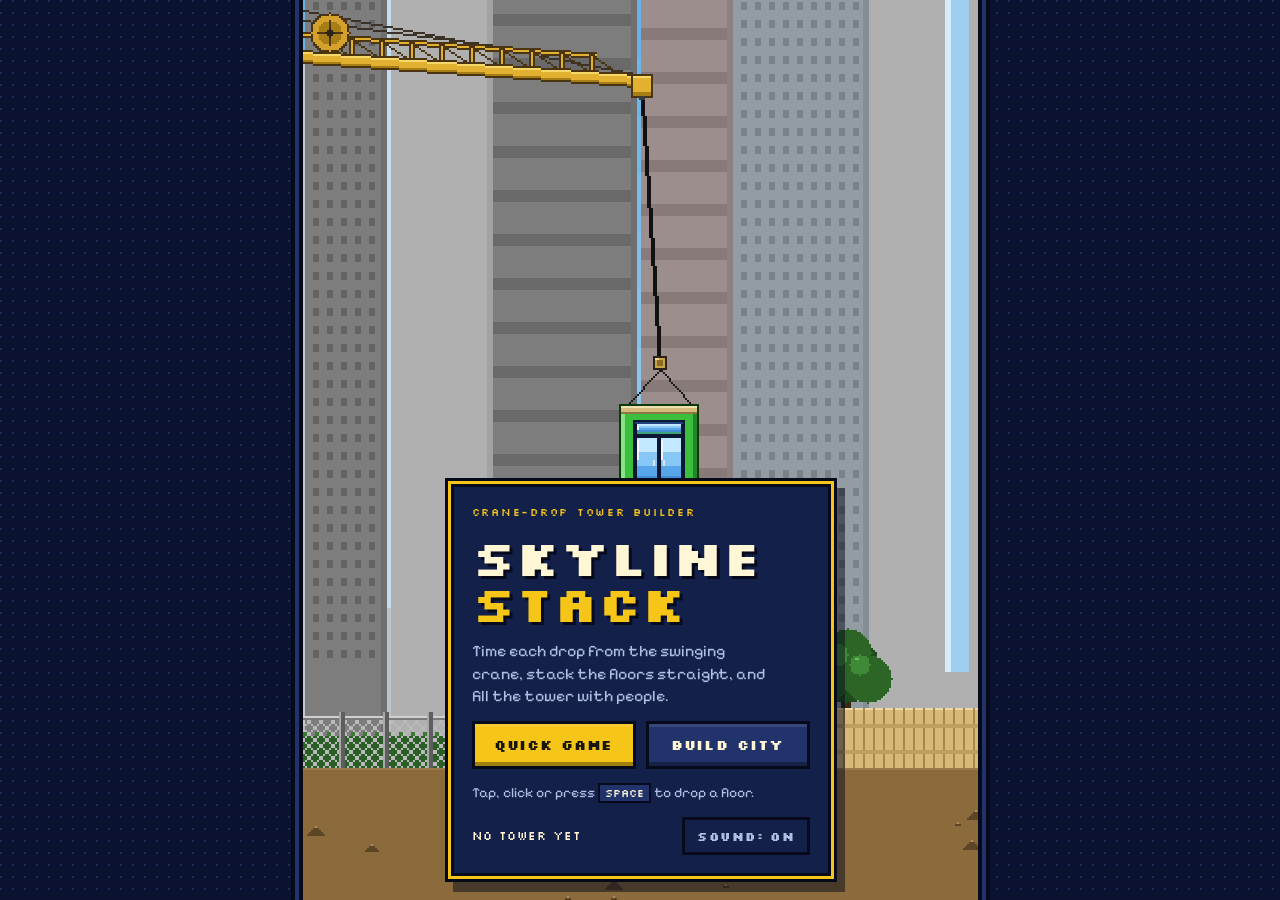
<file: skyline-stack/index.html>
<!doctype html>
<html lang="en">
<head>
<meta charset="utf-8">
<meta name="viewport" content="width=device-width, initial-scale=1, viewport-fit=cover">
<title>Skyline Stack</title>
<link rel="preconnect" href="https://fonts.googleapis.com">
<link rel="preconnect" href="https://fonts.gstatic.com" crossorigin>
<link rel="stylesheet" href="https://fonts.googleapis.com/css2?family=Pixelify+Sans:wght@400;600&family=Silkscreen:wght@400;700&display=swap">
<style>
:root{
  color-scheme: dark;
  --night:#0a1230;
  --panel:#13204a;
  --panel-2:#22336b;
  --edge:#060a1a;
  --crane:#f5c518;
  --ink:#fff6d6;
  --muted:#aebfe3;
  --danger:#ff7a66;
  --good:#8be89a;
  --combo:#9ff0ff;
  --gauge:#cfe04c;
  --blue:#3b7fe0; --red:#dc4a3a; --green:#3cbf3c; --gold:#ecbd2f;
  --font-pixel:"Silkscreen","Courier New",ui-monospace,monospace;
  --font-body:"Pixelify Sans","Trebuchet MS",system-ui,sans-serif;
}
[hidden]{display:none!important}
html,body{height:100%}
body{
  margin:0;background:var(--night);
  background-image:radial-gradient(circle at 1px 1px,#1a2a5e 1px,transparent 1.5px);background-size:12px 12px;
  color:var(--ink);font-family:var(--font-body);font-size:16px;line-height:1.4;
  overflow:hidden;-webkit-user-select:none;user-select:none;-webkit-tap-highlight-color:transparent;
}
#stage{
  position:fixed;left:0;width:100%;
  top:env(safe-area-inset-top,0px);bottom:env(safe-area-inset-bottom,0px);
  overflow:hidden;background:#0a0a0a;touch-action:manipulation;cursor:pointer;
}
#stage.framed{box-shadow:0 0 0 4px var(--edge),0 0 0 8px var(--panel-2),0 0 0 12px var(--edge)}
#view{position:absolute;left:0;top:0;display:block;image-rendering:crisp-edges;image-rendering:pixelated}
#fx{position:absolute;inset:0;pointer-events:none;overflow:hidden}
.pop{
  position:absolute;left:0;top:0;white-space:nowrap;will-change:transform,opacity;
  font-family:var(--font-pixel);font-weight:700;font-size:13px;letter-spacing:.04em;color:var(--ink);
  text-shadow:2px 2px 0 var(--edge),-1px -1px 0 var(--edge),1px -1px 0 var(--edge),-1px 1px 0 var(--edge);
}
.pop.perfect{color:var(--crane);font-size:18px}
.pop.combo{color:var(--combo);font-size:12px}
.pop.miss{color:var(--danger);font-size:16px}

/* HUD: gauge bottom-left, people bottom-right, like the phone original */
#hud{position:absolute;inset:0;pointer-events:none;font-family:var(--font-pixel);text-shadow:2px 2px 0 var(--edge)}
.icon-btn{
  pointer-events:auto;position:absolute;top:10px;right:10px;width:36px;height:36px;padding:0;display:grid;place-items:center;cursor:pointer;
  font-family:var(--font-pixel);font-weight:700;font-size:13px;color:var(--ink);
  background:rgba(19,32,74,.85);border:3px solid var(--edge);box-shadow:inset 0 -3px 0 rgba(0,0,0,.35);
}
.gauge{position:absolute;left:12px;bottom:14px;display:flex;flex-direction:column;align-items:center;gap:5px}
.gauge-badge{
  min-width:32px;box-sizing:border-box;text-align:center;padding:2px 5px;font-weight:700;font-size:15px;line-height:1.1;
  color:#f1ffb8;background:#17320f;border:2px solid var(--gauge);box-shadow:0 0 0 2px var(--edge);
  text-shadow:1px 1px 0 var(--edge);font-variant-numeric:tabular-nums;
}
.gauge-bar{position:relative;width:12px;height:112px;background:#0c0c0c;border:2px solid var(--gauge);box-shadow:0 0 0 2px var(--edge)}
.gauge-bar i{position:absolute;left:2px;right:2px;bottom:2px;height:0;background-image:repeating-linear-gradient(to top,var(--c,#3cbf3c) 0 6px,transparent 6px 8px)}
.gauge-label{font-size:9px;letter-spacing:.12em;text-transform:uppercase;text-shadow:1px 1px 0 var(--edge)}
.hud-br{position:absolute;right:12px;bottom:14px;display:flex;flex-direction:column;align-items:flex-end;gap:8px}
.hud-pop{font-weight:700;font-size:20px;line-height:1;display:flex;align-items:center;gap:7px;font-variant-numeric:tabular-nums}
.hud-pop svg{width:22px;height:16px;filter:drop-shadow(2px 2px 0 var(--edge))}
.lives{display:flex;gap:5px}
.life{width:20px;height:14px;color:var(--crane);filter:drop-shadow(2px 2px 0 var(--edge))}
.life.lost{color:#3a4570}
.combo{display:flex;flex-direction:column;align-items:flex-end;gap:4px}
.combo-bar{width:84px;height:6px;background:var(--edge);box-shadow:0 0 0 2px var(--edge),0 0 0 4px var(--combo)}
.combo-bar i{display:block;height:100%;margin-left:auto;background:var(--combo)}
.combo span{font-size:11px;color:var(--combo);letter-spacing:.08em}

/* Overlays */
.screen{
  position:absolute;inset:0;display:flex;flex-direction:column;align-items:center;justify-content:flex-end;gap:12px;
  padding:16px;padding-block:16px 24px;overflow-y:auto;cursor:default;
}
.screen.center{justify-content:center;background:rgba(6,10,26,.62)}
.screen.top{justify-content:flex-start;background:rgba(10,18,48,.9)}
.card{
  width:100%;max-width:380px;box-sizing:border-box;background:var(--panel);border:3px solid var(--edge);
  box-shadow:0 0 0 3px var(--crane),0 0 0 6px var(--edge),8px 10px 0 6px rgba(6,10,26,.5);
  padding:18px;display:flex;flex-direction:column;gap:14px;
}
.eyebrow{margin:0;font-family:var(--font-pixel);font-size:11px;letter-spacing:.16em;text-transform:uppercase;color:var(--crane)}
.logo{
  margin:0;display:flex;flex-direction:column;font-family:var(--font-pixel);font-weight:700;
  font-size:clamp(34px,11vw,50px);line-height:.92;color:var(--ink);text-shadow:3px 3px 0 var(--edge);
}
.logo span:last-child{color:var(--crane)}
h2{margin:0;font-family:var(--font-pixel);font-weight:700;font-size:26px;line-height:1.05;text-wrap:balance}
.lede{margin:0;color:var(--muted);max-width:34ch}
.actions{display:grid;grid-template-columns:1fr 1fr;gap:10px}
.actions.col{grid-template-columns:1fr}
.btn{
  min-height:48px;padding:10px 14px;cursor:pointer;
  font-family:var(--font-pixel);font-weight:700;font-size:14px;letter-spacing:.06em;text-transform:uppercase;
  color:var(--ink);background:var(--panel-2);border:3px solid var(--edge);
  box-shadow:inset 0 -4px 0 rgba(0,0,0,.35),inset 0 3px 0 rgba(255,255,255,.1);
}
.btn.primary{background:var(--crane);color:#1a1606}
.btn.small{min-height:38px;padding:6px 12px;font-size:12px}
.btn.ghost{background:transparent;box-shadow:none;color:var(--muted)}
.btn:active{transform:translateY(2px)}
.btn:disabled{cursor:not-allowed;opacity:.5}
.btn:focus-visible,.icon-btn:focus-visible,.tile:focus-visible,.opt:focus-visible{outline:3px solid #fff;outline-offset:3px}
.hint{margin:0;font-size:14px;color:var(--muted)}
kbd{font-family:var(--font-pixel);font-size:11px;padding:1px 5px;border:2px solid var(--edge);background:var(--panel-2);color:var(--ink)}
.best{margin:0;font-family:var(--font-pixel);font-size:12px;letter-spacing:.04em}
.row-end{display:flex;justify-content:space-between;align-items:center;gap:12px;flex-wrap:wrap}
.stats{margin:0;display:grid;grid-template-columns:1fr auto;gap:6px 16px}
.stats dt{color:var(--muted)}
.stats dd{margin:0;text-align:right;font-family:var(--font-pixel);font-weight:700;font-variant-numeric:tabular-nums}
.note{margin:0;color:var(--good);font-size:15px}
.note:empty{display:none}

/* City */
.city-card{max-width:440px}
.city-head{display:flex;align-items:center;justify-content:space-between;gap:12px}
.city-stats{display:grid;grid-template-columns:1fr 1fr;gap:12px}
.city-stats strong{display:block;font-family:var(--font-pixel);font-size:22px;font-variant-numeric:tabular-nums}
.city-stats .of{color:var(--muted);font-size:14px}
.label{font-family:var(--font-pixel);font-size:10px;letter-spacing:.14em;text-transform:uppercase;color:var(--muted)}
.meter{height:8px;background:var(--edge);box-shadow:0 0 0 2px var(--edge),0 0 0 4px var(--panel-2)}
.meter i{display:block;height:100%;width:0;background:var(--crane)}
.level-note{margin:0;font-size:14px;color:var(--muted)}
.grid{display:grid;grid-template-columns:repeat(5,minmax(0,1fr));gap:6px;padding:8px;background:#6f6f6f;border:3px solid var(--edge)}
.tile{
  position:relative;aspect-ratio:1;max-width:100%;padding:0;cursor:pointer;overflow:hidden;color:var(--ink);font:inherit;
  border:2px solid var(--edge);background:#8b6a3c;
  background-image:linear-gradient(#a3a3a3 0 14%,#5d5d5d 14% 20%,transparent 20%);
}
.tile .plus{position:absolute;inset:0;display:grid;place-items:center;font-family:var(--font-pixel);font-size:16px;color:rgba(255,246,214,.55)}
.tile .mini{
  position:absolute;left:26%;right:26%;bottom:8%;background-color:var(--c);
  background-image:linear-gradient(90deg,transparent 0 18%,rgba(11,23,51,.9) 18% 42%,transparent 42% 58%,rgba(11,23,51,.9) 58% 82%,transparent 82%),
    repeating-linear-gradient(0deg,rgba(0,0,0,.35) 0 2px,transparent 2px 7px);
  box-shadow:0 0 0 2px #0a0a0a,inset 0 3px 0 #d4bb7c;
}
.tile .mini.unfinished{outline:2px dashed var(--crane);outline-offset:2px}
.tile.sel{outline:3px solid var(--crane);outline-offset:1px;z-index:1}
.rules{list-style:none;margin:0;padding:0;display:grid;gap:6px;font-size:14px;color:var(--muted)}
.rules b{color:var(--ink);font-weight:600}
.sw{display:inline-block;width:10px;height:14px;margin-right:8px;vertical-align:-2px;border:2px solid var(--edge);background:var(--c)}
#scrim{position:absolute;inset:0;background:rgba(6,10,26,.55);cursor:default}
.sheet{
  position:absolute;left:0;right:0;bottom:0;margin:0 auto;max-width:460px;max-height:80%;overflow-y:auto;box-sizing:border-box;
  background:var(--panel);border-top:3px solid var(--crane);box-shadow:0 -3px 0 var(--edge);cursor:default;
  padding:16px;padding-block:16px 20px;display:flex;flex-direction:column;gap:10px;
}
.sheet p{margin:0;color:var(--muted)}
.opt{
  display:grid;grid-template-columns:18px 1fr auto;gap:12px;align-items:center;text-align:left;width:100%;
  min-height:52px;padding:8px 12px;cursor:pointer;color:var(--ink);background:var(--panel-2);border:3px solid var(--edge);
  font-family:var(--font-pixel);font-weight:700;font-size:13px;letter-spacing:.04em;text-transform:uppercase;
  box-shadow:inset 0 -4px 0 rgba(0,0,0,.35);
}
.opt small{display:block;margin-top:2px;font-family:var(--font-body);font-weight:400;font-size:13px;letter-spacing:0;text-transform:none;color:var(--muted)}
.opt .go{font-size:11px;color:var(--crane)}
.opt:disabled{cursor:not-allowed;opacity:.6}
.opt:disabled .go{color:var(--danger);text-transform:none;font-family:var(--font-body);font-weight:400;font-size:13px;letter-spacing:0;max-width:12ch;text-align:right}
.opt .sw{width:14px;height:22px;margin:0}
@media (prefers-reduced-motion: reduce){.btn:active{transform:none}}
</style>
</head>
<body>
<div id="stage">
  <canvas id="view" aria-label="Skyline Stack playfield. Tap, click or press Space to drop a floor."></canvas>
  <div id="fx" aria-hidden="true"></div>

  <div id="hud" hidden>
    <button class="icon-btn" id="pauseBtn" type="button" aria-label="Pause">II</button>
    <div class="gauge">
      <span class="gauge-badge" id="hudBadge">0</span>
      <span class="gauge-bar" id="gaugeBar"><i id="gaugeFill"></i></span>
      <span class="gauge-label" id="hudLabel">Floors</span>
    </div>
    <div class="hud-br">
      <div class="combo" id="combo" hidden>
        <span id="comboLabel">combo ×1</span>
        <div class="combo-bar"><i id="comboFill"></i></div>
      </div>
      <div class="lives" id="lives" aria-label="Lives"></div>
      <span class="hud-pop" aria-label="Residents">
        <svg viewBox="0 0 11 8" aria-hidden="true"><rect x="1" y="0" width="3" height="3" fill="#e0b060"/><rect x="0" y="3" width="5" height="3" fill="#c98a2e"/><rect x="1" y="6" width="1" height="2" fill="#c98a2e"/><rect x="3" y="6" width="1" height="2" fill="#c98a2e"/><rect x="7" y="0" width="3" height="3" fill="#e0b060"/><rect x="6" y="3" width="5" height="3" fill="#c98a2e"/><rect x="7" y="6" width="1" height="2" fill="#c98a2e"/><rect x="9" y="6" width="1" height="2" fill="#c98a2e"/></svg>
        <span id="hudPop">0</span>
      </span>
    </div>
  </div>

  <section id="title" class="screen">
    <div class="card">
      <p class="eyebrow">Crane-drop tower builder</p>
      <h1 class="logo"><span>Skyline</span> <span>Stack</span></h1>
      <p class="lede">Time each drop from the swinging crane, stack the floors straight, and fill the tower with people.</p>
      <div class="actions">
        <button id="btnQuick" class="btn primary" type="button">Quick Game</button>
        <button id="btnCity" class="btn" type="button">Build City</button>
      </div>
      <p class="hint">Tap, click or press <kbd>Space</kbd> to drop a floor.</p>
      <div class="row-end">
        <p class="best" id="bestLine"></p>
        <button class="btn ghost small" type="button" data-sound>Sound: on</button>
      </div>
    </div>
  </section>

  <section id="pause" class="screen center" hidden>
    <div class="card">
      <h2>Paused</h2>
      <div class="actions col">
        <button id="btnResume" class="btn primary" type="button">Resume</button>
        <button class="btn" type="button" data-sound>Sound: on</button>
        <button id="btnQuit" class="btn" type="button">Quit round</button>
      </div>
    </div>
  </section>

  <section id="result" class="screen" hidden>
    <div class="card">
      <p class="eyebrow" id="resEyebrow">Game over</p>
      <h2 id="resTitle">0 floors</h2>
      <dl class="stats" id="resStats"></dl>
      <p class="note" id="resNote"></p>
      <div class="actions">
        <button id="resPrimary" class="btn primary" type="button">Play again</button>
        <button id="resSecondary" class="btn" type="button">Menu</button>
      </div>
    </div>
  </section>

  <section id="city" class="screen top" hidden>
    <div class="card city-card">
      <div class="city-head">
        <h2>Your city</h2>
        <button id="cityBack" class="btn small" type="button">Back</button>
      </div>
      <div class="city-stats">
        <div><span class="label">Population</span><strong id="cityPop">0</strong></div>
        <div><span class="label">City level</span><strong><span id="cityLevel">1</span><span class="of"> / 20</span></strong></div>
      </div>
      <div class="meter" aria-hidden="true"><i id="cityLevelFill"></i></div>
      <p class="level-note" id="cityLevelNote"></p>
      <div class="grid" id="cityGrid"></div>
      <ul class="rules">
        <li><i class="sw" style="--c:var(--blue)"></i><b>Residential</b>: any lot, 10 floors</li>
        <li><i class="sw" style="--c:var(--red)"></i><b>Commercial</b>: next to blue, 20 floors</li>
        <li><i class="sw" style="--c:var(--green)"></i><b>Office</b>: next to blue and red, 30 floors</li>
        <li><i class="sw" style="--c:var(--gold)"></i><b>Luxury</b>: next to blue, red and green, 40 floors</li>
      </ul>
      <button id="cityReset" class="btn ghost small" type="button">Clear city</button>
    </div>
  </section>

  <div id="scrim" hidden></div>
  <div id="sheet" class="sheet" role="dialog" aria-labelledby="sheetTitle" hidden>
    <h2 id="sheetTitle">Empty lot</h2>
    <p id="sheetText"></p>
    <div class="actions col" id="sheetBody"></div>
    <button id="sheetClose" class="btn ghost small" type="button">Close</button>
  </div>
</div>

<script>
(() => {
'use strict';

/* ------------------------------------------------------------------ *
 * Feel tuning. Units are low-res canvas pixels (the buffer is about   *
 * 240x320 at its smallest, like the phones the original ran on) and   *
 * seconds. Ratios are shares of the screen height. Matched by eye to  *
 * City Bloxx gameplay footage, not taken from the original code.      *
 * ------------------------------------------------------------------ */
const CFG = {
  blockW: 40,
  blockH: 46,
  towerTopRatio: 0.58,   // the tower top always sits this far down the screen
  gapRatio: 0.14,        // hanging block bottom -> tower top
  minGap: 60,
  ropeRatio: 0.48,       // rope length; the crane stays above the top edge during play
  dropTime: 0.36,        // seconds to fall the gap (sets gravity per screen size)
  releaseMomentum: 0,    // 0 = the block drops straight down from where you let go
  swingReach: { start: 30, perFloor: 0.6, max: 62 },    // px either side of centre
  swingSpeed: { start: 2.3, perFloor: 0.03, max: 3.8 },  // phase speed, rad/s
  hookLowerTime: 0.5,
  nextDelay: 0.2,
  perfectTol: 5,         // px from dead centre that still counts as perfect
  slabHalf: 52,          // half-width of the concrete slab the first floor must land on
  sway: {
    period: 2.8,         // seconds per full swing of the building
    gain: 0.7,           // top-of-tower sway added per px of misalignment
    perfectKeep: 0.45,   // a perfect drop keeps this share of the sway
    max: 30,             // px at the top of the tower
    maxTilt: 0.06,       // radians; short towers can only lean this far
  },
  residents: { base: 6, accuracy: 14, perfect: 25 },
  comboTime: 4.2,
  comboBonus: 8,
  lives: 3,
  cameraRate: 7,
  intro: { hold: 0.55, pan: 1.35, craneAt: 0.11 },   // show the crane, then slide down to the rope
};

const TYPES = {
  blue:  { name: 'Residential', floors: 10, mult: 1,   needs: [],                       body: '#3b7fe0', light: '#86b6f5', dark: '#2356a8', outline: '#0c2250' },
  red:   { name: 'Commercial',  floors: 20, mult: 1.5, needs: ['blue'],                 body: '#dc4a3a', light: '#f39185', dark: '#9c2b1e', outline: '#3f0e08' },
  green: { name: 'Office',      floors: 30, mult: 2,   needs: ['blue', 'red'],          body: '#3cbf3c', light: '#86e486', dark: '#23862a', outline: '#0d3a0d' },
  gold:  { name: 'Luxury',      floors: 40, mult: 3,   needs: ['blue', 'red', 'green'], body: '#ecbd2f', light: '#f8e07e', dark: '#a67d12', outline: '#402f05' },
};
const TYPE_ORDER = ['blue', 'red', 'green', 'gold'];
const QUICK_TYPE = 'green';

const $ = id => document.getElementById(id);
const stage = $('stage'), canvas = $('view'), ctx = canvas.getContext('2d', { alpha: false });
const fx = $('fx'), hud = $('hud');
const reduceMotion = window.matchMedia && matchMedia('(prefers-reduced-motion: reduce)').matches;
const clamp = (v, a, b) => Math.max(a, Math.min(b, v));
const fmt = n => Math.round(n).toLocaleString('en-US');
const smooth = t => t * t * (3 - 2 * t);

/* ---------------- Pixel helpers ---------------- */
function canvasOf(w, h) { const c = document.createElement('canvas'); c.width = w; c.height = h; return c; }
function rect(g, color, x, y, w, h) { g.fillStyle = color; g.fillRect(x, y, w, h); }
function pixLine(g, color, x0, y0, x1, y1, width = 1) {
  const dx = x1 - x0, dy = y1 - y0, steps = Math.max(1, Math.ceil(Math.max(Math.abs(dx), Math.abs(dy))));
  g.fillStyle = color;
  for (let i = 0; i <= steps; i++) g.fillRect(Math.round(x0 + dx * i / steps), Math.round(y0 + dy * i / steps), width, 1);
}
function disc(g, cx, cy, r, color) {
  g.fillStyle = color;
  for (let dy = -r; dy <= r; dy++) { const h = Math.floor(Math.sqrt(r * r - dy * dy)); g.fillRect(cx - h, cy + dy, h * 2 + 1, 1); }
}
function shade(hex, amt) {
  const n = parseInt(hex.slice(1), 16);
  const c = [n >> 16, (n >> 8) & 255, n & 255].map(v => clamp(v + amt, 0, 255));
  return `rgb(${c[0]},${c[1]},${c[2]})`;
}

/* ---------------- Block sprites ---------------- */
const W = CFG.blockW, H = CFG.blockH, ROOF_H = 10;
const NAVY = '#0b1733', NAVY_2 = '#22427f';
const GLASS = [['#c4e8ff', 7], ['#86c7f5', 7], ['#58a6e8', 5], ['#428fd4', 3], ['#3ea37c', 4]];   // sky reflection, top to bottom
const HANG = { foundation: 24, floor: 15, roof: 15 };   // rope end -> block top (pulley + sling, or pulley + hook), straight down

function paintGlass(g, x, y, w, h) {
  let yy = y;
  for (const [c, n] of GLASS) { const rows = Math.min(Math.round(n * h / 26), y + h - yy); if (rows > 0) rect(g, c, x, yy, w, rows); yy += rows; }
  if (yy < y + h) rect(g, GLASS[GLASS.length - 1][0], x, yy, w, y + h - yy);
  rect(g, '#eef9ff', x, y + 1, 1, Math.round(h * 0.4));
}
function paintBlock(g, t, oy, door) {
  rect(g, t.outline, 0, oy, W, H);
  rect(g, t.body, 1, oy + 1, W - 2, H - 2);
  rect(g, t.light, 1, oy + 5, 2, H - 9);
  rect(g, t.dark, W - 3, oy + 5, 2, H - 9);
  rect(g, t.dark, 1, oy + H - 4, W - 2, 3);
  rect(g, '#efe0b2', 1, oy + 1, W - 2, 1);          // concrete floor slab along the top
  rect(g, '#d4bb7c', 1, oy + 2, W - 2, 2);
  rect(g, '#8c7644', 1, oy + 4, W - 2, 1);
  if (door) {
    rect(g, NAVY, 7, oy + 8, 26, H - 11);
    rect(g, NAVY_2, 8, oy + 9, 24, 1);
    paintGlass(g, 9, oy + 10, 22, 5);                 // transom
    rect(g, NAVY, 9, oy + 15, 22, 2);
    paintGlass(g, 9, oy + 17, 10, H - 21);            // door leaves
    paintGlass(g, 21, oy + 17, 10, H - 21);
    rect(g, '#d8e6f5', 17, oy + 28, 1, 3); rect(g, '#d8e6f5', 22, oy + 28, 1, 3);
  } else {
    for (const x of [6, 22]) {
      rect(g, NAVY, x, oy + 8, 12, 31);
      rect(g, NAVY_2, x + 1, oy + 9, 10, 1);
      paintGlass(g, x + 2, oy + 10, 8, 27);
      rect(g, t.light, x, oy + 39, 12, 1);
    }
  }
}
function paintRoofCap(g, key, t) {
  const R = ROOF_H;
  rect(g, t.outline, 0, R - 3, W, 3); rect(g, t.light, 1, R - 2, W - 2, 1);
  if (key === 'blue') {
    rect(g, '#2a1c10', 23, R - 10, 11, 7); rect(g, '#7a5530', 24, R - 9, 9, 5); rect(g, '#a57a48', 24, R - 9, 9, 1);
    rect(g, '#2a2a2a', 7, R - 10, 1, 7); rect(g, '#ff5a4a', 6, R - 10, 3, 1);
  } else if (key === 'red') {
    rect(g, t.outline, 5, R - 10, 30, 7); rect(g, '#fff1e0', 6, R - 9, 28, 5);
    for (let i = 0; i < 4; i++) rect(g, t.body, 8 + i * 7, R - 8, 5, 3);
  } else if (key === 'green') {
    rect(g, t.outline, 6, R - 7, 28, 4); rect(g, '#9fe8ff', 7, R - 6, 26, 3);
    rect(g, t.outline, 12, R - 10, 16, 3); rect(g, '#d8f7ff', 13, R - 9, 14, 2);
  } else {
    rect(g, t.outline, 6, R - 6, 28, 3); rect(g, t.light, 7, R - 5, 26, 2);
    rect(g, t.outline, 12, R - 8, 16, 2); rect(g, t.body, 13, R - 8, 14, 2);
    rect(g, t.outline, 17, R - 10, 6, 2); rect(g, '#fff3c9', 18, R - 10, 4, 2);
  }
}
const SPR = {};
for (const key of TYPE_ORDER) {
  const t = TYPES[key];
  const floor = canvasOf(W, H); paintBlock(floor.getContext('2d'), t, 0, false);
  const foundation = canvasOf(W, H); paintBlock(foundation.getContext('2d'), t, 0, true);
  const roof = canvasOf(W, H + ROOF_H); const rg = roof.getContext('2d'); paintRoofCap(rg, key, t); paintBlock(rg, t, ROOF_H, false);
  SPR[key] = { floor, foundation, roof };
}
const extraTop = kind => (kind === 'roof' ? ROOF_H : 0);

/* ---------------- Scenery ---------------- */
function mulberry32(a) { return () => { a |= 0; a = a + 0x6D2B79F5 | 0; let t = Math.imul(a ^ a >>> 15, 1 | a); t = t + Math.imul(t ^ t >>> 7, 61 | t) ^ t; return ((t ^ t >>> 14) >>> 0) / 4294967296; }; }
const rand = mulberry32(2005);
const clouds = Array.from({ length: 34 }, () => ({ ly: -300 - rand() * 1700, bx: rand() * 2400, w: 18 + Math.floor(rand() * 30), sp: 2 + rand() * 5, puff: rand() < 0.5 }));
const stars = Array.from({ length: 150 }, () => ({ x: Math.floor(rand() * 320), y: Math.floor(rand() * 320), big: rand() < 0.1, ph: rand() * 6.28 }));
const rocks = Array.from({ length: 22 }, () => ({ x: Math.round(rand() * 560 - 280), y: 8 + Math.round(rand() * 56), s: 2 + Math.floor(rand() * 4) }));

// Grey city blocks behind the site, the way the phone original framed its street.
function makeBackdrop(pal, minW, maxW, minH, maxH, detail) {
  const arr = []; let total = 0;
  while (total < 720) {
    const b = {
      w: minW + Math.floor(rand() * (maxW - minW)), h: minH + Math.floor(rand() * (maxH - minH)),
      gap: rand() < 0.3 ? 2 : 0, c: pal[Math.floor(rand() * pal.length)],
      kind: ['bands', 'glass', 'grid', 'bands', 'plain'][Math.floor(rand() * 5)], cap: rand() < 0.35, gx: rand(),
    };
    arr.push(b); total += b.w + b.gap;
  }
  const tall = maxH + 12, c = canvasOf(total, tall), g = c.getContext('2d');
  let x = 0;
  for (const b of arr) {
    const top = tall - b.h;
    rect(g, b.c, x, top, b.w, b.h);
    if (b.cap) rect(g, shade(b.c, -12), x + 5, top - 8, Math.round(b.w * 0.4), 8);
    if (b.kind === 'bands') for (let y = top + 14; y < tall - 8; y += 22) rect(g, shade(b.c, -20 * detail), x, y, b.w, 6);
    if (b.kind === 'glass') { const gw = Math.min(12, b.w - 10), gx = x + 4 + Math.floor(b.gx * (b.w - gw - 8)); rect(g, detail > 0.7 ? '#9fcdf0' : '#c4dcee', gx, top + 6, gw, b.h - 8); rect(g, '#d6ecfb', gx, top + 6, 3, b.h - 8); }
    if (b.kind === 'grid') for (let y = top + 8; y < tall - 8; y += 9) for (let xx = x + 4; xx < x + b.w - 6; xx += 7) rect(g, shade(b.c, -26 * detail), xx, y, 3, 4);
    rect(g, shade(b.c, 16), x, top, b.w, 2);
    rect(g, shade(b.c, -14), x + b.w - 3, top, 3, b.h);
    rect(g, b.c, x, tall - 2, b.w - 3, 2);
    x += b.w + b.gap;
  }
  return { img: c, total, tall };
}
const FAR = makeBackdrop(['#b9c3cc', '#c7cfd7', '#adb8c2', '#c0c8cf'], 24, 60, 220, 520, 0.5);
const NEAR = makeBackdrop(['#8e8e8e', '#a4a4a4', '#7d7d7d', '#b0b0b0', '#9d8e8e', '#939ba3'], 34, 84, 300, 700, 1);

const meshTile = canvasOf(6, 6);
{ const g = meshTile.getContext('2d'); for (let i = 0; i < 6; i++) { rect(g, '#b9b9b9', i, i, 1, 1); rect(g, '#b9b9b9', 5 - i, i, 1, 1); } }
const MESH = ctx.createPattern(meshTile, 'repeat');

const SKY = [
  [0,    [0x6c, 0xb8, 0xe8], [0xc4, 0xe3, 0xf4]],
  [1400, [0x3f, 0x8f, 0xd6], [0x9e, 0xd2, 0xf0]],
  [2600, [0x28, 0x47, 0x9a], [0x6d, 0x8f, 0xd0]],
  [3600, [0x12, 0x1c, 0x4a], [0x2c, 0x3d, 0x80]],
  [4800, [0x05, 0x08, 0x1a], [0x0e, 0x15, 0x36]],
];
const mix = (a, b, t) => [0, 1, 2].map(i => Math.round(a[i] + (b[i] - a[i]) * t));
const rgb = c => `rgb(${c[0]},${c[1]},${c[2]})`;
function skyAt(alt) {
  if (alt <= SKY[0][0]) return [SKY[0][1], SKY[0][2]];
  for (let i = 1; i < SKY.length; i++) {
    if (alt <= SKY[i][0]) { const a = SKY[i - 1], b = SKY[i], t = (alt - a[0]) / (b[0] - a[0]); return [mix(a[1], b[1], t), mix(a[2], b[2], t)]; }
  }
  const l = SKY[SKY.length - 1]; return [l[1], l[2]];
}

/* ---------------- View, framing and the crane rig ---------------- */
const view = { w: 270, h: 360, scale: 1 };
let RIG = null;
function layout() {
  const vw = window.innerWidth;
  const sh = stage.clientHeight || window.innerHeight;
  const framed = vw / sh > 0.8;
  const sw = framed ? Math.round(sh * 0.75) : vw;
  stage.style.width = sw + 'px';
  stage.style.left = Math.round((vw - sw) / 2) + 'px';
  stage.classList.toggle('framed', framed);
  const dpr = window.devicePixelRatio || 1;
  const devW = Math.round(sw * dpr), devH = Math.round(sh * dpr);
  const s = Math.max(1, Math.floor(Math.min(devW / 240, devH / 320)));
  view.w = Math.ceil(devW / s); view.h = Math.ceil(devH / s); view.scale = s / dpr;
  canvas.width = view.w; canvas.height = view.h;
  canvas.style.width = (view.w * view.scale) + 'px';
  canvas.style.height = (view.h * view.scale) + 'px';
  ctx.imageSmoothingEnabled = false;

  // All in screen pixels for the play framing.
  const topScreen = Math.round(view.h * CFG.towerTopRatio);
  const gap = Math.max(CFG.minGap, Math.round(view.h * CFG.gapRatio));
  const ropeEnd = topScreen - gap - H - HANG.floor;
  const L = Math.max(Math.round(view.h * CFG.ropeRatio), ropeEnd + 40);
  RIG = { topScreen, gap, ropeEnd, L, pivot: ropeEnd - L, lowerDist: Math.min(L - 10, ropeEnd + H + HANG.foundation + 30) };
}
const gravity = () => 2 * RIG.gap / (CFG.dropTime * CFG.dropTime);

/* ---------------- Save ---------------- */
const SAVE_KEY = 'skyline-stack/v1';
const save = { best: { floors: 0, pop: 0 }, city: Array(25).fill(null), muted: false };
function load() {
  try {
    const d = JSON.parse(localStorage.getItem(SAVE_KEY) || 'null');
    if (!d || typeof d !== 'object') return;
    if (d.best) save.best = { floors: +d.best.floors || 0, pop: +d.best.pop || 0 };
    if (Array.isArray(d.city) && d.city.length === 25) {
      save.city = d.city.map(b => (b && TYPES[b.type]) ? { type: b.type, floors: +b.floors || 0, target: +b.target || TYPES[b.type].floors, residents: +b.residents || 0, done: !!b.done } : null);
    }
    save.muted = !!d.muted;
  } catch (e) { /* storage unavailable: play without saving */ }
}
function persist() { try { localStorage.setItem(SAVE_KEY, JSON.stringify(save)); } catch (e) { /* ignore */ } }

/* ---------------- Sound (square-wave blips) ---------------- */
const Sound = {
  ctx: null, muted: false,
  ensure() {
    if (this.muted) return;
    try {
      if (!this.ctx) { const AC = window.AudioContext || window.webkitAudioContext; if (!AC) return; this.ctx = new AC(); }
      if (this.ctx.state === 'suspended') this.ctx.resume();
    } catch (e) { /* no audio */ }
  },
  tone(freq, dur, { type = 'square', vol = 0.06, slide = 0, delay = 0 } = {}) {
    if (this.muted || !this.ctx) return;
    try {
      const c = this.ctx, t0 = c.currentTime + delay, o = c.createOscillator(), g = c.createGain();
      o.type = type; o.frequency.setValueAtTime(freq, t0);
      if (slide) o.frequency.exponentialRampToValueAtTime(slide, t0 + dur);
      g.gain.setValueAtTime(vol, t0); g.gain.exponentialRampToValueAtTime(0.0001, t0 + dur);
      o.connect(g).connect(c.destination); o.start(t0); o.stop(t0 + dur + 0.02);
    } catch (e) { /* ignore */ }
  },
  release() { this.tone(760, 0.05, { vol: 0.03, slide: 520 }); },
  land() { this.tone(160, 0.09, { vol: 0.09, slide: 70 }); this.tone(90, 0.07, { type: 'triangle', vol: 0.08 }); },
  perfect(streak) { const b = 660 + Math.min(streak, 6) * 60; [1, 1.26, 1.5].forEach((m, i) => this.tone(b * m, 0.08, { vol: 0.05, delay: i * 0.06 })); },
  miss() { this.tone(420, 0.4, { type: 'sawtooth', vol: 0.045, slide: 70 }); },
  complete() { [523, 659, 784, 1046].forEach((f, i) => this.tone(f, 0.12, { vol: 0.05, delay: i * 0.09 })); },
  over() { [392, 330, 262].forEach((f, i) => this.tone(f, 0.18, { vol: 0.05, delay: i * 0.14 })); },
};

/* ---------------- Game state ---------------- */
let state = 'title';        // title | play | pause | result | city
let game = null;
let sceneTime = 0;

function newGame(kind, opts = {}) {
  const g = {
    kind, type: opts.type || QUICK_TYPE, target: opts.target || 0, lot: opts.lot ?? -1,
    tower: [], lives: CFG.lives, pop: 0, perfects: 0, maxCombo: 0,
    combo: { timer: 0, streak: 0 },
    swingPhase: opts.swingPhase || 0,
    hook: { has: true, next: false, e: 0.55, wait: 0 },   // e: 0 = reeled up out of sight, 1 = fully lowered
    falling: null, debris: [], parts: [],
    sway: { phase: 0, amp: 0, target: 0 },
    camY: 0, shake: 0, time: 0,
    intro: kind === 'attract' ? null : { t: 0 },
    ending: null, pan: null, hold: false, finished: false,
  };
  g.camY = introCam(g);
  if (g.intro) g.intro.from = g.camY;
  return g;
}

const cameraTarget = g => -g.tower.length * H - RIG.topScreen;
const introCam = g => cameraTarget(g) + RIG.pivot - Math.round(view.h * CFG.intro.craneAt);
const pivotWorldY = g => cameraTarget(g) + RIG.pivot;     // the crane climbs with the tower
function swingParams(g) {
  const n = g.tower.length;
  return {
    reach: Math.min(CFG.swingReach.max, CFG.swingReach.start + n * CFG.swingReach.perFloor),
    w: Math.min(CFG.swingSpeed.max, CFG.swingSpeed.start + n * CFG.swingSpeed.perFloor),
  };
}
function ropeAngle(g) { return Math.asin(Math.min(0.9, swingParams(g).reach / RIG.L)) * Math.sin(g.swingPhase); }
function ropeLength(g) {
  const h = g.hook, k = h.has ? smooth(h.e) : h.e;
  return RIG.L - RIG.lowerDist * (1 - k);
}
function nextKind(g) {
  const n = g.tower.length;
  if (n === 0) return 'foundation';
  if (g.kind === 'city' && n === g.target - 1) return 'roof';
  return 'floor';
}

// The building rocks as one rigid piece about the middle of its base.
function swayAngle(g) {
  const n = g.tower.length;
  if (!n) return 0;
  const d = g.sway.amp * Math.sin(g.sway.phase);
  return clamp(Math.atan2(d, n * H), -CFG.sway.maxTilt, CFG.sway.maxTilt);
}
function toWorld(g, lx, ly, a) {
  const p0 = g.tower[0].x, x = lx - p0;
  return { x: p0 + x * Math.cos(a) - ly * Math.sin(a), y: x * Math.sin(a) + ly * Math.cos(a) };
}
function towerTop(g) {
  const n = g.tower.length;
  if (!n) return { x: 0, y: 0 };
  return toWorld(g, g.tower[n - 1].x, -n * H, swayAngle(g));
}

function drop() {
  const g = game;
  if (!g || state !== 'play' || g.kind === 'attract' || g.intro || !g.hook.has || g.hook.e < 1 || g.falling || g.ending) return;
  const th = ropeAngle(g), { reach, w } = swingParams(g);
  const kind = nextKind(g), off = HANG[kind] + extraTop(kind) + H / 2, L = RIG.L;
  const ex = L * Math.sin(th), ey = pivotWorldY(g) + L * Math.cos(th);
  const v = reach * w * Math.cos(g.swingPhase) * CFG.releaseMomentum;
  g.falling = { x: ex, y: ey + off, vx: v, vy: 0, ang: 0, kind, type: g.type };
  g.hook.has = false; g.hook.next = false; g.hook.wait = 0;
  Sound.release();
}

function stepFalling(g, dt) {
  const b = g.falling;
  b.vy += gravity() * dt; b.x += b.vx * dt; b.y += b.vy * dt;
  b.ang *= Math.exp(-14 * dt);
  const n = g.tower.length, top = towerTop(g);
  if (b.y + H / 2 < top.y) return;
  b.y = top.y - H / 2;
  if (n === 0) {
    if (Math.abs(b.x) > CFG.slabHalf) {
      g.falling = null;
      g.debris.push({ state: 'wreck', x: b.x, y: -H / 2, ang: 0, t: 0.9, kind: b.kind, type: b.type });
      dust(g, b.x, 0, 14);
      loseLife(g, b.x, -H, 'Off site');
      return;
    }
    settle(g, b, b.x);
    return;
  }
  const dx = b.x - top.x;
  if (Math.abs(dx) >= W) {                       // clean miss: keeps falling past the tower
    g.falling = null;
    g.debris.push({ state: 'fall', x: b.x, y: b.y, vx: b.vx, vy: b.vy, ang: b.ang, spin: Math.sign(dx) * 1.5, kind: b.kind, type: b.type });
    loseLife(g, b.x, top.y, 'Miss');
  } else if (Math.abs(dx) > W / 2) {             // centre past the edge: tips over the side
    const sgn = Math.sign(dx), ex = top.x + sgn * W / 2;
    g.falling = null;
    g.debris.push({ state: 'tip', x: b.x, y: b.y, ang: 0, av: 0, sgn, px: ex, py: top.y, rx: b.x - ex, ry: -H / 2, kind: b.kind, type: b.type });
    loseLife(g, b.x, top.y, 'Miss');
  } else {
    settle(g, b, dx);
  }
}

function settle(g, b, dx) {
  const n = g.tower.length, t = TYPES[g.type];
  const perfect = Math.abs(dx) <= CFG.perfectTol;
  if (perfect) dx = 0;
  const x = n === 0 ? dx : g.tower[n - 1].x + dx;
  const acc = 1 - Math.min(1, Math.abs(dx) / (n === 0 ? CFG.slabHalf : W / 2));
  const c = g.combo, active = c.timer > 0;
  const raw = perfect ? CFG.residents.perfect : Math.round(CFG.residents.base + CFG.residents.accuracy * acc);
  const bonus = active ? c.streak * CFG.comboBonus : 0;
  if (perfect) { c.streak = active ? c.streak + 1 : 1; c.timer = CFG.comboTime; g.perfects++; g.maxCombo = Math.max(g.maxCombo, c.streak); }
  const residents = Math.round((raw + bonus) * t.mult);
  g.tower.push({ x, kind: b.kind, type: b.type, residents });
  g.pop += residents;
  g.falling = null;

  // Instability: every sloppy floor makes the whole building swing more, a perfect one calms it.
  const s = g.sway;
  if (perfect) s.target *= CFG.sway.perfectKeep;
  else if (n > 0) {
    if (s.amp < 1.5) s.phase = dx > 0 ? 0 : Math.PI;   // start swinging toward the heavy side
    s.target = Math.min(CFG.sway.max, s.target + Math.abs(dx) * CFG.sway.gain);
  }

  const top = towerTop(g);
  if (!reduceMotion) g.shake = 1;
  dust(g, top.x - W / 2, top.y + H, 5); dust(g, top.x + W / 2, top.y + H, 5);
  if (perfect) {
    sparkle(g, top.x, top.y);
    popup('Perfect', top.x, top.y - 16, 'perfect');
    if (c.streak >= 2) popup(`Combo ×${c.streak}`, top.x, top.y - 30, 'combo', 0.08);
    Sound.perfect(c.streak);
  }
  popup(`+${residents}`, top.x, top.y - 3, 'plus', perfect ? 0.1 : 0);
  Sound.land();

  if (g.kind === 'city' && g.tower.length >= g.target) {
    g.ending = { t: 1.0 };
    Sound.complete();
  } else {
    g.hook.next = true; g.hook.wait = CFG.nextDelay;
  }
  updateHud();
}

function loseLife(g, x, y, label) {
  g.lives--;
  g.combo.timer = 0; g.combo.streak = 0;
  popup(label, x, y - 10, 'miss');
  Sound.miss();
  if (g.lives <= 0) { g.ending = { t: 1.1 }; setTimeout(() => Sound.over(), 500); }
  else { g.hook.next = true; g.hook.wait = CFG.nextDelay + 0.35; }
  updateHud();
}

function stepDebris(g, d, dt) {
  if (d.state === 'tip') {
    d.av += d.sgn * 18 * dt; d.ang += d.av * dt;
    const c = Math.cos(d.ang), s = Math.sin(d.ang);
    d.x = d.px + d.rx * c - d.ry * s; d.y = d.py + d.rx * s + d.ry * c;
    if (Math.abs(d.ang) > 0.9) { d.state = 'fall'; d.vx = d.sgn * 70; d.vy = 40; d.spin = d.av; }
  } else if (d.state === 'fall') {
    d.vy += gravity() * 0.8 * dt; d.x += d.vx * dt; d.y += d.vy * dt; d.ang += d.spin * dt;
    if (d.y + H / 2 >= 0) { d.state = 'wreck'; d.y = -H / 2; d.ang = 0; d.t = 0.8; dust(g, d.x, 0, 12); }
  } else {
    d.t -= dt;
  }
}

function dust(g, x, y, count) {
  const n = reduceMotion ? Math.ceil(count / 3) : count;
  for (let i = 0; i < n; i++) g.parts.push({ x: x + (Math.random() - 0.5) * 6, y: y - 1, vx: (Math.random() - 0.5) * 90, vy: -(15 + Math.random() * 45), t: 0, life: 0.35 + Math.random() * 0.25, c: '#efe8d6', s: Math.random() < 0.3 ? 2 : 1, g: 380 });
}
function sparkle(g, x, y) {
  const n = reduceMotion ? 4 : 14;
  for (let i = 0; i < n; i++) g.parts.push({ x: x + (Math.random() - 0.5) * W, y, vx: (Math.random() - 0.5) * 60, vy: -(40 + Math.random() * 90), t: 0, life: 0.5 + Math.random() * 0.3, c: Math.random() < 0.5 ? '#fff3a0' : '#ffffff', s: 1, g: 160 });
}

const easeInOut = k => (k < 0.5 ? 4 * k * k * k : 1 - Math.pow(-2 * k + 2, 3) / 2);

function update(dt) {
  const g = game;
  g.time += dt;
  g.swingPhase += swingParams(g).w * dt;

  const hk = g.hook;
  if (g.kind !== 'attract') {
    if (hk.has) hk.e = Math.min(1, hk.e + dt / CFG.hookLowerTime);
    else {
      hk.e = Math.max(0, hk.e - dt * 4);                 // empty hook reels up out of sight
      if (hk.next) {
        hk.wait -= dt;
        if (hk.wait <= 0 && hk.e <= 0) { hk.has = true; hk.next = false; hk.e = 0; }   // next floor comes down
      }
    }
  }

  const s = g.sway;
  s.phase += dt * 2 * Math.PI / CFG.sway.period;
  s.amp += (s.target - s.amp) * Math.min(1, dt * 1.5);

  if (g.combo.timer > 0) { g.combo.timer -= dt; if (g.combo.timer <= 0) { g.combo.timer = 0; g.combo.streak = 0; } }

  if (g.falling) stepFalling(g, dt);
  for (const d of g.debris) stepDebris(g, d, dt);
  g.debris = g.debris.filter(d => (d.state === 'wreck' ? d.t > 0 : d.y - g.camY < view.h + 120));
  for (const p of g.parts) { p.vy += p.g * dt; p.x += p.vx * dt; p.y += p.vy * dt; p.t += dt; }
  g.parts = g.parts.filter(p => p.t < p.life);

  if (g.pan) {
    const d = g.pan.to - g.camY, step = g.pan.speed * dt;
    if (Math.abs(d) <= step) { g.camY = g.pan.to; g.pan = null; g.hold = true; finishRound(g); }
    else g.camY += Math.sign(d) * step;
  } else if (g.kind === 'attract') {
    g.camY = introCam(g);
  } else if (g.intro) {
    g.intro.t += dt;
    const { hold, pan } = CFG.intro, k = clamp((g.intro.t - hold) / pan, 0, 1);
    g.camY = g.intro.from + (cameraTarget(g) - g.intro.from) * easeInOut(k);
    if (k >= 1) g.intro = null;
  } else if (!g.hold) {
    g.camY += (cameraTarget(g) - g.camY) * (1 - Math.exp(-CFG.cameraRate * dt));
  }
  if (g.shake > 0) g.shake = Math.max(0, g.shake - dt * 9);

  if (g.ending && !g.ending.started) {
    g.ending.t -= dt;
    if (g.ending.t <= 0 && !g.falling) { g.ending.started = true; startPan(g); }
  }
}

// After the round, the camera slides back down the whole tower to the street,
// which ends just above the results card.
const endCam = () => -Math.round(view.h * 0.55);
function startPan(g) {
  const to = endCam(), dist = Math.abs(to - g.camY);
  if (dist < 4) { g.hold = true; finishRound(g); return; }
  g.pan = { to, speed: Math.max(260, dist / 1.8) };
}

/* ---------------- Rendering ---------------- */
function drawSky(alt) {
  const [top, bot] = skyAt(alt), bands = 16, bh = Math.ceil(view.h / bands);
  for (let i = 0; i < bands; i++) rect(ctx, rgb(mix(top, bot, i / (bands - 1))), 0, i * bh, view.w, bh);
}
function drawStars(alt, camY) {
  const a = clamp((alt - 1800) / 1600, 0, 1);
  if (a <= 0) return;
  const oy = Math.floor(-camY * 0.08);
  ctx.fillStyle = '#ffffff';
  for (let ty = 0; ty < view.h + 320; ty += 320) {
    for (let tx = 0; tx < view.w; tx += 320) {
      for (const s of stars) {
        const x = tx + s.x, y = ty + ((s.y + oy) % 320) - 320;
        if (x >= view.w || y < 0 || y >= view.h) continue;
        ctx.globalAlpha = a * (s.big ? 1 : 0.55 + 0.45 * Math.sin(sceneTime * 2.2 + s.ph));
        ctx.fillRect(x, y, 1, 1);
        if (s.big) { ctx.fillRect(x - 1, y, 3, 1); ctx.fillRect(x, y - 1, 1, 3); }
      }
    }
  }
  ctx.globalAlpha = 1;
}
function discBands(cx, cy, r, colorAt) {
  for (let dy = -r; dy <= r; dy++) { const h = Math.floor(Math.sqrt(r * r - dy * dy)); ctx.fillStyle = colorAt(dy); ctx.fillRect(cx - h, cy + dy, h * 2 + 1, 1); }
}
function drawSpace(alt, camY) {
  if (alt < 1800) return;
  const mx = Math.round(view.w * 0.8), my = Math.round(-260 - camY * 0.1);
  if (my > -20 && my < view.h + 20) {
    disc(ctx, mx, my, 12, '#e6e2d3');
    disc(ctx, mx - 4, my - 3, 3, '#c9c4b2'); disc(ctx, mx + 5, my + 4, 2, '#c9c4b2'); disc(ctx, mx + 2, my - 6, 1, '#c9c4b2');
  }
  const sx = Math.round(view.w * 0.2), sy = Math.round(-420 - camY * 0.1);
  if (sy > -30 && sy < view.h + 30) {
    const ring = side => { ctx.fillStyle = '#cdb57a'; for (let dx = -22; dx <= 22; dx++) ctx.fillRect(sx + dx, sy + side * Math.round(Math.sqrt(1 - (dx / 22) ** 2) * 4), 1, 1); };
    ring(-1);
    discBands(sx, sy, 9, dy => (dy % 4 === 0 ? '#c9a86a' : '#e3c68a'));
    ring(1);
  }
  const jx = Math.round(view.w * 0.66), jy = Math.round(-600 - camY * 0.1), jr = 26;
  if (jy > -40 && jy < view.h + 40) {
    const bands = ['#e9d6b3', '#c99a6b', '#f1e3c9', '#b7794d', '#ecd9b8', '#c28e61', '#e9d6b3'];
    discBands(jx, jy, jr, dy => bands[Math.min(bands.length - 1, Math.floor((dy + jr) / (2 * jr + 1) * bands.length))]);
    rect(ctx, '#b8503a', jx + 6, jy + 7, 8, 4); rect(ctx, '#b8503a', jx + 7, jy + 6, 6, 6);
  }
}
function drawClouds(alt, camY) {
  const fade = 1 - clamp((alt - 2600) / 800, 0, 1);
  if (fade <= 0) return;
  const RW = view.w + 140;
  ctx.globalAlpha = fade;
  for (const c of clouds) {
    const sy = Math.round(c.ly - camY * 0.55);
    if (sy < -12 || sy > view.h + 10) continue;
    const sx = Math.round((((c.bx + c.sp * sceneTime) % RW) + RW) % RW - 70);
    rect(ctx, '#ffffff', sx, sy, c.w, 6);
    rect(ctx, '#ffffff', sx + 4, sy - 4, Math.floor(c.w * 0.45), 4);
    rect(ctx, '#ffffff', sx + Math.floor(c.w * 0.4), sy - 7, Math.floor(c.w * 0.35), 7);
    if (c.puff) rect(ctx, '#ffffff', sx + c.w - 10, sy - 3, 8, 3);
    rect(ctx, '#d3e9f5', sx + 2, sy + 6, c.w - 4, 2);
  }
  ctx.globalAlpha = 1;
}
function drawBackdrop(layer, camY, p) {
  const base = Math.round(-camY * p + (1 - p) * RIG.topScreen);
  if (base - layer.tall > view.h) return;
  const x0 = Math.round(view.w / 2) - layer.total * Math.ceil(view.w / 2 / layer.total + 1);
  for (let x = x0; x < view.w; x += layer.total) {
    ctx.drawImage(layer.img, x, base - layer.tall);
    if (base < view.h) ctx.drawImage(layer.img, 0, layer.tall - 1, layer.total, 1, x, base, layer.total, view.h - base);
  }
}
function cone(x, yb) {
  rect(ctx, '#2a1a10', x - 4, yb - 1, 9, 2);
  rect(ctx, '#e8452c', x - 3, yb - 3, 7, 2);
  rect(ctx, '#ffffff', x - 2, yb - 5, 5, 2);
  rect(ctx, '#e8452c', x - 2, yb - 7, 5, 2);
  rect(ctx, '#e8452c', x - 1, yb - 9, 3, 2);
  rect(ctx, '#ffd0c4', x, yb - 10, 1, 1);
}
function drawGround(camY) {
  const gy = Math.round(-camY);
  if (gy - 80 > view.h) return;
  const cx = Math.round(view.w / 2), S = CFG.slabHalf, back = gy - 6;

  // chain-link fence with a hedge behind it, left of the site
  const leftEnd = cx - S - 8, fTop = back - 26;
  if (leftEnd > 0) {
    rect(ctx, '#2c5e28', 0, back - 16, leftEnd, 16);
    for (let x = 0; x < leftEnd; x += 6) rect(ctx, '#3b7a33', x, back - 18, 4, 2);
    ctx.save(); ctx.translate(0, fTop); ctx.fillStyle = MESH; ctx.fillRect(0, 0, leftEnd, 26); ctx.restore();
    rect(ctx, '#d0d0d0', 0, fTop, leftEnd, 1); rect(ctx, '#7a7a7a', 0, fTop + 1, leftEnd, 1);
    for (let x = leftEnd - 3; x > -3; x -= 22) { rect(ctx, '#5e5e5e', x, fTop - 2, 3, 28); rect(ctx, '#a8a8a8', x, fTop - 2, 1, 28); }
  }

  // tree and wooden hoarding, right of the site
  const rs = cx + S + 10, wTop = back - 30, tx = cx + S + 50;
  rect(ctx, '#3b2716', tx - 2, back - 40, 5, 40);
  disc(ctx, tx, back - 50, 17, '#1f4a1c');
  disc(ctx, tx - 10, back - 44, 11, '#2c6526'); disc(ctx, tx + 11, back - 45, 12, '#2c6526'); disc(ctx, tx + 1, back - 58, 12, '#2c6526');
  disc(ctx, tx - 5, back - 57, 6, '#3f8a36'); disc(ctx, tx - 12, back - 47, 5, '#3f8a36'); disc(ctx, tx + 7, back - 52, 5, '#3f8a36');
  rect(ctx, '#6dbb58', tx - 7, back - 61, 2, 2); rect(ctx, '#6dbb58', tx + 5, back - 55, 2, 1);
  if (rs < view.w) {
    for (let x = rs; x < view.w; x += 5) { rect(ctx, '#d7b978', x, wTop, 4, 30); rect(ctx, '#a8864c', x + 4, wTop, 1, 30); rect(ctx, '#ecd9a4', x, wTop, 4, 1); }
    rect(ctx, '#bf9f5f', rs, wTop + 8, view.w - rs, 2); rect(ctx, '#bf9f5f', rs, wTop + 21, view.w - rs, 2);
    rect(ctx, '#1a1a1a', rs + 12, wTop + 10, 16, 9); rect(ctx, '#f0d23a', rs + 13, wTop + 11, 14, 7);
    rect(ctx, '#1a1a1a', rs + 15, wTop + 13, 4, 1); rect(ctx, '#1a1a1a', rs + 21, wTop + 13, 4, 1); rect(ctx, '#1a1a1a', rs + 15, wTop + 15, 10, 1);
  }

  // dirt, then nothing but black below it (like the original's bottom bar)
  const depth = Math.max(78, Math.round(view.h * 0.2));
  rect(ctx, '#8b6a3c', 0, back, view.w, depth); rect(ctx, '#9c7a48', 0, back, view.w, 1);
  for (const r of rocks) {
    const x = cx + r.x, y = gy + Math.round(r.y * depth / 78);
    if (x < -8 || x > view.w + 8) continue;
    for (let k = 0; k < r.s; k++) rect(ctx, '#5c4526', x - k, y + k, k * 2 + 1, 1);
    rect(ctx, '#b08d5c', x, y, 1, 1);
  }
  rect(ctx, '#5a4428', 0, back + depth, view.w, 14);
  if (back + depth + 14 < view.h) rect(ctx, '#0a0a0a', 0, back + depth + 14, view.w, view.h - back - depth - 14);

  // concrete slab, drawn in the original's slight top-down perspective
  for (let r = 0; r < 12; r++) { const half = Math.round(S - 6 + r * 10 / 11); rect(ctx, shade('#b4b4b4', -r * 2), cx - half, back + r, half * 2, 1); }
  rect(ctx, '#5d5d5d', cx - S - 4, gy + 6, 2 * (S + 4), 6);
  rect(ctx, '#2e2e2e', cx - S - 4, gy + 12, 2 * (S + 4), 1);

  cone(cx - S - 16, back + 1); cone(cx + S + 18, back + 1);
}
function drawTower(g, camY) {
  const n = g.tower.length;
  if (!n) return;
  const p0 = g.tower[0].x, a = swayAngle(g);
  ctx.save();
  ctx.translate(Math.round(view.w / 2 + p0), Math.round(-camY));
  if (a) ctx.rotate(a);
  const iMin = Math.max(0, Math.floor(-(camY + view.h) / H) - 2), iMax = Math.min(n - 1, Math.ceil(-camY / H) + 2);
  for (let i = iMin; i <= iMax; i++) {
    const f = g.tower[i];
    ctx.drawImage(SPR[f.type][f.kind], Math.round(f.x - p0 - W / 2), -(i + 1) * H - extraTop(f.kind));
  }
  ctx.restore();
}
function drawBlock(type, kind, x, y, ang) {
  ctx.save();
  ctx.translate(Math.round(x), Math.round(y));
  if (ang) ctx.rotate(ang);
  ctx.drawImage(SPR[type][kind], -W / 2, -H / 2 - extraTop(kind));
  ctx.restore();
}

// Yellow tower-crane jib: only on screen at the start of a round.
function drawJib(px, py) {
  if (py < -30 || py > view.h + 20) return;
  const OUT = '#4a3510', BODY = '#e2b132', LIGHT = '#f6d86a', SHADE = '#a77d16';
  const yb = x => Math.round(py - 7 - (px - x) * 0.07);
  pixLine(ctx, '#3a3226', 0, yb(0) - 26, px - 2, py - 13);
  pixLine(ctx, '#3a3226', 0, yb(0) - 21, px - 40, yb(px - 40) - 13);
  for (let x = 0; x < px - 22; x++) { const y = yb(x) - 15; rect(ctx, OUT, x, y, 1, 3); rect(ctx, BODY, x, y + 1, 1, 1); }
  for (let x = px - 26; x > 0; x -= 15) {
    rect(ctx, OUT, x, yb(x) - 14, 3, 9); rect(ctx, BODY, x + 1, yb(x) - 13, 1, 8);
    pixLine(ctx, OUT, x + 2, yb(x) - 13, x + 14, yb(x + 14) - 6);
  }
  for (let x = 0; x <= px + 3; x++) {
    const y = yb(x);
    rect(ctx, OUT, x, y - 6, 1, 1); rect(ctx, LIGHT, x, y - 5, 1, 1); rect(ctx, BODY, x, y - 4, 1, 3); rect(ctx, SHADE, x, y - 1, 1, 1); rect(ctx, OUT, x, y, 1, 1);
  }
  rect(ctx, OUT, px - 5, py - 13, 11, 12); rect(ctx, BODY, px - 4, py - 12, 9, 10); rect(ctx, LIGHT, px - 4, py - 12, 9, 1); rect(ctx, SHADE, px - 4, py - 4, 9, 2);
  rect(ctx, '#3a3a3a', px - 1, py - 2, 3, 2);
  const wx = 13, wy = yb(13) - 16;
  disc(ctx, wx, wy, 10, OUT); disc(ctx, wx, wy, 9, '#d4a22c'); disc(ctx, wx, wy, 6, SHADE);
  rect(ctx, OUT, wx - 6, wy, 13, 1); rect(ctx, OUT, wx, wy - 6, 1, 13); disc(ctx, wx, wy, 2, '#2a2418');
}
function drawRigging(kind, empty) {
  rect(ctx, '#2a2418', -3, 0, 7, 7); rect(ctx, '#c9a445', -2, 1, 5, 5); rect(ctx, '#8a6a24', -1, 2, 3, 3); rect(ctx, '#f0d88a', -2, 1, 2, 1);
  if (kind === 'foundation' && !empty) {           // two-cable sling for the first floor
    pixLine(ctx, '#1a1a1a', 0, 7, -(W / 2 - 4), HANG.foundation);
    pixLine(ctx, '#1a1a1a', 1, 7, W / 2 - 4, HANG.foundation);
  } else {                                           // crane hook for every floor after it
    rect(ctx, '#2a2a2a', -1, 7, 4, 5); rect(ctx, '#bdbdbd', 0, 7, 2, 4);
    rect(ctx, '#2a2a2a', -4, 11, 9, 4); rect(ctx, '#bdbdbd', -3, 12, 7, 2);
    rect(ctx, '#2a2a2a', -5, 8, 3, 4); rect(ctx, '#bdbdbd', -4, 9, 1, 3);
  }
}
function drawCrane(g, camY) {
  const cx = Math.round(view.w / 2), py = Math.round(pivotWorldY(g) - camY);
  drawJib(cx, py);
  const th = ropeAngle(g), len = ropeLength(g);
  const rx = cx + len * Math.sin(th), ry = py + len * Math.cos(th);
  if (ry < -40) return;
  const y0 = Math.max(py, -2), k0 = (y0 - py) / Math.max(1, ry - py);
  pixLine(ctx, '#111111', cx + (rx - cx) * k0, y0, rx, ry, 2);
  // The load hangs level while the rope swings, as in the phone original.
  const kind = nextKind(g);
  ctx.save();
  ctx.translate(Math.round(rx), Math.round(ry));
  drawRigging(kind, !g.hook.has);
  if (g.hook.has) ctx.drawImage(SPR[g.type][kind], -W / 2, HANG[kind]);
  ctx.restore();
}
function render() {
  const g = game;
  ctx.setTransform(1, 0, 0, 1, 0, 0);
  ctx.imageSmoothingEnabled = false;
  let camY = Math.round(g.camY);
  if (g.shake > 0) camY += (Math.floor(sceneTime * 60) % 2 ? 1 : -1) * Math.ceil(g.shake);
  const alt = Math.max(0, -camY - view.h / 2);
  drawSky(alt);
  drawStars(alt, camY);
  drawSpace(alt, camY);
  drawClouds(alt, camY);
  drawBackdrop(FAR, camY, 0.35);
  drawBackdrop(NEAR, camY, 0.6);
  drawGround(camY);
  drawTower(g, camY);
  const cx = view.w / 2;
  for (const d of g.debris) {
    if (d.state === 'wreck' && Math.floor(d.t * 10) % 2) continue;
    drawBlock(d.type, d.kind, cx + d.x, d.y - camY, d.ang);
  }
  if (g.falling) drawBlock(g.falling.type, g.falling.kind, cx + g.falling.x, g.falling.y - camY, g.falling.ang);
  for (const p of g.parts) {
    ctx.globalAlpha = 1 - p.t / p.life;
    rect(ctx, p.c, Math.round(cx + p.x), Math.round(p.y - camY), p.s, p.s);
  }
  ctx.globalAlpha = 1;
  drawCrane(g, camY);
}

/* ---------------- Floating text ---------------- */
const pops = [];
function popup(text, x, y, cls, delay = 0) {
  const el = document.createElement('div');
  el.className = 'pop ' + cls; el.textContent = text; el.style.opacity = '0';
  fx.appendChild(el);
  pops.push({ el, x, y, t: -delay, life: cls === 'perfect' ? 1.1 : 0.95 });
}
function updatePops(dt) {
  for (let i = pops.length - 1; i >= 0; i--) {
    const p = pops[i];
    p.t += dt;
    if (p.t >= p.life || !game) { p.el.remove(); pops.splice(i, 1); continue; }
    if (p.t < 0) continue;
    const k = p.t / p.life, rise = reduceMotion ? 0 : 24 * Math.min(1, k * 1.6);
    const sx = (view.w / 2 + p.x) * view.scale, sy = (p.y - game.camY) * view.scale - rise;
    p.el.style.transform = `translate(${sx.toFixed(1)}px,${sy.toFixed(1)}px) translate(-50%,-50%)`;
    p.el.style.opacity = String(k < 0.7 ? 1 : 1 - (k - 0.7) / 0.3);
  }
}
function clearPops() { for (const p of pops) p.el.remove(); pops.length = 0; }

/* ---------------- HUD ---------------- */
const LIFE_SVG = '<svg class="life" viewBox="0 0 10 7" aria-hidden="true"><rect x="2" y="1" width="6" height="4" fill="currentColor"/><rect x="0" y="5" width="10" height="2" fill="currentColor"/><rect x="4" y="0" width="2" height="1" fill="currentColor"/></svg>';
$('lives').innerHTML = LIFE_SVG.repeat(CFG.lives);
function updateHud() {
  const g = game;
  if (!g || g.kind === 'attract') return;
  const n = g.tower.length, city = g.kind === 'city';
  $('hudBadge').textContent = city ? g.target : n;
  $('hudLabel').textContent = city ? TYPES[g.type].name : 'Floors';
  $('gaugeBar').hidden = !city;
  if (city) {
    $('gaugeFill').style.setProperty('--c', TYPES[g.type].body);
    $('gaugeFill').style.height = `calc(${(n / g.target * 100).toFixed(1)}% - 4px)`;
  }
  $('hudPop').textContent = fmt(g.pop);
  $('lives').setAttribute('aria-label', `${g.lives} of ${CFG.lives} lives left`);
  [...$('lives').children].forEach((el, i) => el.classList.toggle('lost', i >= g.lives));
}
let lastComboText = '';
function updateCombo() {
  const c = game && game.combo, on = !!(c && c.timer > 0 && state === 'play');
  $('combo').hidden = !on;
  if (!on) return;
  $('comboFill').style.width = (c.timer / CFG.comboTime * 100).toFixed(1) + '%';
  const text = `combo ×${c.streak}`;
  if (text !== lastComboText) { $('comboLabel').textContent = text; lastComboText = text; }
}

/* ---------------- Screens ---------------- */
const screens = ['title', 'pause', 'result', 'city'].map($);
function setState(next, screenId, focus = true) {
  state = next;
  for (const el of screens) el.hidden = el.id !== screenId;
  hud.hidden = !(next === 'play' || next === 'pause');
  if (screenId && focus) {
    const b = $(screenId).querySelector('.btn.primary') || $(screenId).querySelector('.btn');
    if (b) b.focus({ preventScroll: true });
  } else if (!screenId && document.activeElement && document.activeElement !== document.body) {
    document.activeElement.blur();
  }
}
function renderBest() {
  $('bestLine').textContent = save.best.floors > 0
    ? `Best: ${save.best.floors} floors · ${fmt(save.best.pop)} people`
    : 'No tower yet';
}
function attractGame() { return newGame('attract', { type: QUICK_TYPE, swingPhase: game ? game.swingPhase : 0 }); }
function toTitle() {
  clearPops(); closeSheet();
  game = attractGame();
  setState('title', 'title', false);
  renderBest();
}
function startRound(opts) {
  Sound.ensure(); clearPops(); closeSheet();
  game = newGame(opts.kind, { ...opts, swingPhase: game ? game.swingPhase : 0 });
  setState('play', null);
  updateHud();
}
const startQuick = () => startRound({ kind: 'quick', type: QUICK_TYPE });
const startCity = (idx, type) => startRound({ kind: 'city', type, target: TYPES[type].floors, lot: idx });
function openCity() {
  clearPops();
  if (!game || game.kind !== 'attract') game = attractGame();
  setState('city', 'city', false);
  renderCity();
}
function pause() { if (state === 'play' && game && !game.finished) setState('pause', 'pause'); }
function resume() { if (state === 'pause') setState('play', null); }

function finishRound(g) {
  if (g.finished) return;
  g.finished = true;
  const n = g.tower.length, stats = [];
  let eyebrow, title, note = '', primary, secondary;
  if (g.kind === 'quick') {
    const bestF = n > save.best.floors, bestP = g.pop > save.best.pop;
    if (bestF) save.best.floors = n;
    if (bestP) save.best.pop = g.pop;
    persist();
    eyebrow = 'Game over';
    title = `${n} ${n === 1 ? 'floor' : 'floors'}`;
    stats.push(['Residents', fmt(g.pop)], ['Perfect drops', g.perfects], ['Longest combo', g.maxCombo ? `×${g.maxCombo}` : 'none'], ['Best tower', `${save.best.floors} ${save.best.floors === 1 ? 'floor' : 'floors'}`]);
    note = bestF ? 'New tallest tower.' : bestP ? 'New population record.' : '';
    primary = ['Play again', startQuick]; secondary = ['Menu', toTitle];
  } else {
    const t = TYPES[g.type], done = n >= g.target;
    eyebrow = `${t.name} tower`;
    title = done ? 'Tower complete' : 'Construction stopped';
    stats.push(['Floors', `${n} / ${g.target}`], ['Residents', fmt(g.pop)], ['Perfect drops', g.perfects]);
    if (n > 0) {
      const prev = save.city[g.lot];
      if (!prev || prev.type !== g.type || g.pop >= prev.residents) {
        save.city[g.lot] = { type: g.type, floors: n, target: g.target, residents: g.pop, done };
        persist();
        note = done ? 'Residents are moving in.' : 'The unfinished tower still counts. Build again to top it off.';
      } else {
        note = `Your earlier build housed ${fmt(prev.residents)} people, so it stays.`;
      }
    } else {
      note = 'Nothing was built on this lot.';
    }
    primary = ['Back to city', openCity]; secondary = ['Build again', () => startCity(g.lot, g.type)];
  }
  $('resEyebrow').textContent = eyebrow;
  $('resTitle').textContent = title;
  $('resStats').innerHTML = '';
  for (const [k, v] of stats) {
    const dt = document.createElement('dt'), dd = document.createElement('dd');
    dt.textContent = k; dd.textContent = v;
    $('resStats').append(dt, dd);
  }
  $('resNote').textContent = note;
  $('resPrimary').textContent = primary[0]; $('resPrimary').onclick = primary[1];
  $('resSecondary').textContent = secondary[0]; $('resSecondary').onclick = secondary[1];
  setState('result', 'result');
}

/* ---------------- City ---------------- */
const levelNeed = l => 30 * (l - 1) * l;
function levelFor(pop) { let l = 1; while (l < 20 && pop >= levelNeed(l + 1)) l++; return l; }
const cityPop = () => save.city.reduce((s, b) => s + (b ? b.residents : 0), 0);
function neighbors(i) {
  const r = Math.floor(i / 5), c = i % 5, out = [];
  if (r > 0) out.push(i - 5); if (r < 4) out.push(i + 5); if (c > 0) out.push(i - 1); if (c < 4) out.push(i + 1);
  return out;
}
function missingFor(i, type) {
  const have = new Set(neighbors(i).map(j => save.city[j] && save.city[j].type).filter(Boolean));
  return TYPES[type].needs.filter(t => !have.has(t));
}
function needText(m) {
  if (m.length === 1) return `Needs a ${m[0]} neighbor`;
  return `Needs ${m.slice(0, -1).join(', ')} and ${m[m.length - 1]} neighbors`;
}
let selected = -1;
function renderCity() {
  const pop = cityPop(), lvl = levelFor(pop);
  $('cityPop').textContent = fmt(pop);
  $('cityLevel').textContent = lvl;
  const cur = levelNeed(lvl), next = levelNeed(lvl + 1);
  $('cityLevelFill').style.width = lvl < 20 ? ((pop - cur) / (next - cur) * 100).toFixed(1) + '%' : '100%';
  $('cityLevelNote').textContent = lvl < 20 ? `${fmt(next - pop)} more residents to reach level ${lvl + 1}.` : 'Top city level reached.';
  const grid = $('cityGrid');
  grid.innerHTML = '';
  save.city.forEach((b, i) => {
    const btn = document.createElement('button');
    btn.type = 'button'; btn.className = 'tile' + (i === selected ? ' sel' : ''); btn.id = `lot-${i}`;
    const where = `Row ${Math.floor(i / 5) + 1}, column ${i % 5 + 1}`;
    if (b) {
      const mini = document.createElement('span');
      mini.className = 'mini' + (b.done ? '' : ' unfinished');
      mini.style.setProperty('--c', TYPES[b.type].body);
      mini.style.height = Math.round(14 + 72 * b.floors / 40) + '%';
      btn.appendChild(mini);
      btn.setAttribute('aria-label', `${where}: ${TYPES[b.type].name}, ${b.floors} of ${b.target} floors, ${fmt(b.residents)} residents`);
    } else {
      btn.innerHTML = '<span class="plus" aria-hidden="true">+</span>';
      btn.setAttribute('aria-label', `${where}: empty lot`);
    }
    btn.addEventListener('click', () => openSheet(i));
    grid.appendChild(btn);
  });
}
function optionButton(type, detail, status, disabled, onPick) {
  const t = TYPES[type], btn = document.createElement('button');
  btn.type = 'button'; btn.className = 'opt'; btn.disabled = disabled;
  btn.innerHTML = `<i class="sw" style="--c:${t.body}"></i><span>${t.name}<small>${detail}</small></span><span class="go">${status}</span>`;
  if (!disabled) btn.addEventListener('click', onPick);
  return btn;
}
function openSheet(i) {
  selected = i;
  renderCity();
  const b = save.city[i], body = $('sheetBody');
  body.innerHTML = '';
  if (b) {
    $('sheetTitle').textContent = `${TYPES[b.type].name} tower`;
    $('sheetText').textContent = `${b.floors} of ${b.target} floors, ${fmt(b.residents)} residents${b.done ? '' : ', unfinished'}. A new build replaces it only if it houses more people.`;
    body.appendChild(optionButton(b.type, `${b.target} floors`, 'Build again', false, () => startCity(i, b.type)));
  } else {
    $('sheetTitle').textContent = 'Empty lot';
    $('sheetText').textContent = 'Pick a tower. Bigger towers hold more people but need the right neighbors.';
    for (const type of TYPE_ORDER) {
      const miss = missingFor(i, type), t = TYPES[type];
      body.appendChild(optionButton(type, `${t.floors} floors · ×${t.mult} residents`, miss.length ? needText(miss) : 'Build', miss.length > 0, () => startCity(i, type)));
    }
  }
  $('scrim').hidden = false; $('sheet').hidden = false;
  const first = body.querySelector('.opt:not(:disabled)');
  if (first) first.focus({ preventScroll: true });
}
function closeSheet() {
  $('sheet').hidden = true; $('scrim').hidden = true;
  if (selected >= 0) { selected = -1; if (state === 'city') renderCity(); }
}
let resetArmed = 0;
$('cityReset').addEventListener('click', () => {
  const btn = $('cityReset');
  if (Date.now() - resetArmed < 3000) {
    save.city = Array(25).fill(null); persist(); resetArmed = 0;
    btn.textContent = 'Clear city'; renderCity();
  } else {
    resetArmed = Date.now(); btn.textContent = 'Tap again to clear';
    setTimeout(() => { if (Date.now() - resetArmed >= 3000) btn.textContent = 'Clear city'; }, 3100);
  }
});

/* ---------------- Input ---------------- */
function tapAction() {
  Sound.ensure();
  if (state !== 'play' || !game) return;
  if (game.pan) { game.camY = game.pan.to; return; }
  if (game.intro) { game.intro.t = CFG.intro.hold + CFG.intro.pan; return; }
  drop();
}
stage.addEventListener('pointerdown', e => {
  if (e.target.closest('button, .screen, .sheet, #scrim')) return;
  if (e.button > 0) return;
  e.preventDefault();
  tapAction();
});
window.addEventListener('keydown', e => {
  const k = e.key;
  if (state === 'play') {
    if (k === ' ' || k === 'Enter' || k === 'ArrowDown') { e.preventDefault(); if (!e.repeat) tapAction(); }
    else if (k === 'Escape' || k === 'p' || k === 'P') { e.preventDefault(); pause(); }
  } else if (state === 'pause' && (k === 'Escape' || k === 'p' || k === 'P')) {
    e.preventDefault(); resume();
  } else if (state === 'city' && k === 'Escape' && !$('sheet').hidden) {
    closeSheet();
  }
});
document.addEventListener('visibilitychange', () => { if (document.hidden) pause(); });
$('btnQuick').addEventListener('click', startQuick);
$('btnCity').addEventListener('click', openCity);
$('pauseBtn').addEventListener('click', pause);
$('btnResume').addEventListener('click', resume);
$('btnQuit').addEventListener('click', () => { if (game && game.kind === 'city') openCity(); else toTitle(); });
$('cityBack').addEventListener('click', toTitle);
$('scrim').addEventListener('click', closeSheet);
$('sheetClose').addEventListener('click', closeSheet);
function setMuted(m) {
  save.muted = m; Sound.muted = m;
  for (const b of document.querySelectorAll('[data-sound]')) b.textContent = m ? 'Sound: off' : 'Sound: on';
}
for (const b of document.querySelectorAll('[data-sound]')) b.addEventListener('click', () => { setMuted(!save.muted); persist(); Sound.ensure(); });
window.addEventListener('resize', () => {
  layout();
  if (!game || state === 'play') return;
  game.camY = game.hold ? endCam() : (game.kind === 'attract' ? introCam(game) : cameraTarget(game));
});

/* ---------------- Loop ---------------- */
const STEP = 1 / 120;
let last = performance.now(), acc = 0;
function frame(now) {
  const dt = Math.min(0.1, (now - last) / 1000);
  last = now;
  if (game && state !== 'pause') {
    sceneTime += dt;
    acc += dt;
    while (acc >= STEP) { update(STEP); acc -= STEP; }
  }
  updatePops(state === 'pause' ? 0 : dt);
  if (state === 'play') updateCombo(); else $('combo').hidden = true;
  if (game) render();
  requestAnimationFrame(frame);
}

load();
setMuted(save.muted);
layout();
toTitle();
requestAnimationFrame(frame);
})();
</script>
</body>
</html>
</file>
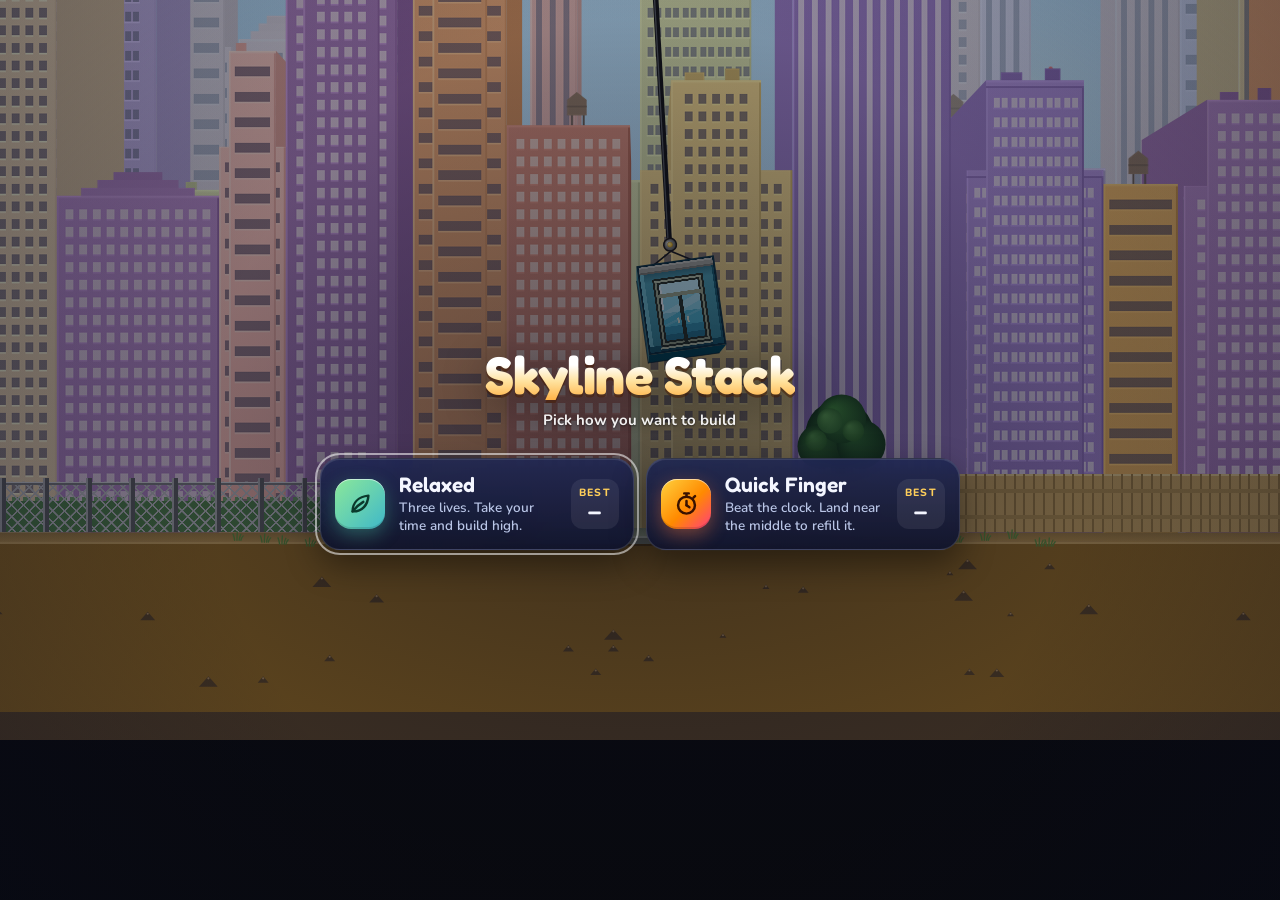
<file: tower_bloxx/index.html>
<!doctype html>
<html lang="en">
<head>
<meta charset="utf-8">
<meta name="viewport" content="width=device-width,initial-scale=1,viewport-fit=cover">
<title>Skyline Stack</title>
<link rel="preconnect" href="https://fonts.googleapis.com">
<link rel="preconnect" href="https://fonts.gstatic.com" crossorigin>
<link rel="stylesheet" href="https://fonts.googleapis.com/css2?family=Fredoka:wght@500;600;700&family=Nunito:wght@600;700;800&display=swap">
<link rel="stylesheet" href="styles/page.css">
<link rel="stylesheet" href="hud/hud.css">
<link rel="stylesheet" href="round/result.css">
<link rel="stylesheet" href="menu/menu.css">
</head>
<body>
<div id="stage">
  <canvas id="view" aria-label="Skyline Stack playfield. Tap, click or press Space to drop a floor."></canvas>
</div>

<!-- Each file below owns one part of the game (see README.md) and adds itself to the SS
     namespace. They load in this order; core/loop.js starts the game on the main screen. -->
<script src="core/namespace.js"></script>
<script src="core/pixels.js"></script>
<script src="core/screen.js"></script>
<script src="core/storage.js"></script>
<script src="physics/rigid.js"></script>
<script src="difficulty/difficulty.js"></script>
<script src="mode/mode.js"></script>
<script src="audio/sound.js"></script>
<script src="art/blocks.js"></script>
<script src="art/damage.js"></script>
<script src="scenery/sky.js"></script>
<script src="scenery/city.js"></script>
<script src="scenery/ground.js"></script>
<script src="camera/camera.js"></script>
<script src="tower/tower.js"></script>
<script src="tower/sway.js"></script>
<script src="crane/swing.js"></script>
<script src="crane/rigging.js"></script>
<script src="hold/hold.js"></script>
<script src="drop/fall.js"></script>
<script src="landing/landing.js"></script>
<script src="miss/miss.js"></script>
<script src="lives/lives.js"></script>
<script src="collapse/collapse.js"></script>
<script src="rubble/rubble.js"></script>
<script src="score/residents.js"></script>
<script src="score/combo.js"></script>
<script src="tenants/sprite.js"></script>
<script src="tenants/flight.js"></script>
<script src="effects/stars.js"></script>
<script src="effects/twinkles.js"></script>
<script src="effects/dust.js"></script>
<script src="effects/chips.js"></script>
<script src="effects/shake.js"></script>
<script src="effects/vignette.js"></script>
<script src="hud/hud.js"></script>
<script src="round/ending.js"></script>
<script src="round/round.js"></script>
<script src="menu/menu.js"></script>
<script src="input/input.js"></script>
<script src="core/loop.js"></script>
</body>
</html>
</file>
<file: tower_bloxx/styles/page.css>
/* Page and play area: colours, type and the glass panel look shared by every part of the page,
   the stage (it fills the window; core/screen.js sizes it) and the canvas, the HUD's unit, and
   the first-round hint. */
:root{
  color-scheme: dark;
  --night:#0a1230;
  --panel:#13204a;
  --edge:#060a1a;
  --crane:#f5c518;
  --ink:#f4f6ff;
  --muted:#b9c5e6;
  --good:#8be89a;
  --gold:#ffcf5a;
  --glass:linear-gradient(180deg,rgba(26,33,72,.78),rgba(12,16,40,.78));
  --glass-edge:rgba(255,255,255,.14);
  --glass-shadow:0 6px 18px rgba(0,0,0,.32),inset 0 1px 0 rgba(255,255,255,.1);
  --font-display:"Fredoka","Trebuchet MS",system-ui,sans-serif;
  --font-ui:"Nunito","Segoe UI",system-ui,-apple-system,sans-serif;
}
[hidden]{display:none!important}
html,body{height:100%}
body{
  margin:0;background:radial-gradient(120% 90% at 50% 0%,#1b2a66 0%,var(--night) 60%,#060a1f 100%);
  color:var(--ink);font-family:var(--font-ui);font-size:16px;line-height:1.45;
  overflow:hidden;-webkit-user-select:none;user-select:none;-webkit-tap-highlight-color:transparent;
  -webkit-font-smoothing:antialiased;-moz-osx-font-smoothing:grayscale;
}
#stage{
  --u:2px;   /* CSS px per game pixel, set by core/screen.js */
  --hu:max(var(--u), 1.15px);   /* the HUD's unit: like --u, but never so small the HUD can't be read */
  --safe-l:env(safe-area-inset-left, 0px);--safe-r:env(safe-area-inset-right, 0px);   /* round a notch on a phone held sideways */
  position:fixed;left:0;width:100%;
  top:env(safe-area-inset-top,0px);bottom:env(safe-area-inset-bottom,0px);
  overflow:hidden;background:#0a0a0a;touch-action:manipulation;cursor:pointer;
}
#stage.framed{border-radius:20px;box-shadow:0 30px 80px rgba(0,0,0,.55),0 0 0 1px rgba(255,255,255,.08)}
#view{position:absolute;left:0;top:0;display:block}
.tip{
  position:absolute;left:50%;top:72%;transform:translateX(-50%);width:max-content;max-width:calc(100% - 32px);box-sizing:border-box;
  margin:0;padding:10px 16px;text-align:center;pointer-events:none;
  font-family:var(--font-ui);font-size:14px;font-weight:700;line-height:1.4;color:var(--ink);
  background:var(--glass);border:1px solid var(--glass-edge);border-radius:14px;box-shadow:var(--glass-shadow);
  -webkit-backdrop-filter:blur(6px);backdrop-filter:blur(6px);
}
.tip small{display:block;font-size:12.5px;font-weight:600;color:var(--muted)}
</file>
<file: tower_bloxx/hud/hud.css>
/* HUD, laid out like the phone original: combo meter across the top, floors and lives
   bottom-left, population bottom-right. Soft glass panels with rounded type and smooth icons.
   Sizes are in the HUD's unit (--hu: game pixels, but never too small to read, styles/page.css),
   with a floor under small text too. On wide screens the corners are the screen's (clear of any
   notch) and the combo meter keeps a phone's width in the middle. */
#hud{
  position:absolute;inset:0;pointer-events:none;font-family:var(--font-display);font-weight:600;color:#fff;
  --font-hud:var(--font-display);
  --hot:linear-gradient(135deg,#ffd23f 0%,#ff8a00 52%,#ff3d7f 100%);
}

/* sound on/off: a round glass button */
.icon-btn{
  pointer-events:auto;position:absolute;top:calc(var(--hu) * 6);right:calc(var(--hu) * 6 + var(--safe-r));
  width:max(36px, calc(var(--hu) * 20));height:max(36px, calc(var(--hu) * 20));
  padding:0;display:grid;place-items:center;cursor:pointer;color:#fff;border-radius:50%;
  background:var(--glass);border:1px solid var(--glass-edge);box-shadow:var(--glass-shadow);
  -webkit-backdrop-filter:blur(6px);backdrop-filter:blur(6px);transition:transform .15s ease;
}
.icon-btn:active{transform:scale(.92)}
.icon-btn svg{width:56%;height:56%;fill:none;stroke:currentColor;stroke-width:2;stroke-linecap:round;stroke-linejoin:round}
.icon-btn .spk{fill:currentColor;stroke:none}
.icon-btn .off{display:none}
.icon-btn[aria-pressed="true"]{color:var(--muted)}
.icon-btn[aria-pressed="true"] .on{display:none}
.icon-btn[aria-pressed="true"] .off{display:inline}
.icon-btn:focus-visible{outline:3px solid #fff;outline-offset:3px}

/* combo meter: a glass pill with the multiplier chip and the draining bar */
.combo{
  position:absolute;left:0;right:0;margin:0 auto;width:min(78%, calc(var(--hu) * 190));box-sizing:border-box;
  top:calc(var(--hu) * 44);display:flex;align-items:center;gap:calc(var(--hu) * 4);
  padding:calc(var(--hu) * 2.5) calc(var(--hu) * 5) calc(var(--hu) * 2.5) calc(var(--hu) * 2.5);
  background:linear-gradient(180deg,rgba(24,30,66,.78),rgba(10,14,36,.78));border:1px solid rgba(255,255,255,.16);border-radius:999px;
  box-shadow:0 calc(var(--hu) * 2) calc(var(--hu) * 7) rgba(0,0,0,.35),inset 0 1px 0 rgba(255,255,255,.14);
  -webkit-backdrop-filter:blur(3px);backdrop-filter:blur(3px);
  font-family:var(--font-hud);animation:combo-in .38s cubic-bezier(.2,1.4,.4,1) both;
}
@keyframes combo-in{from{opacity:0;transform:translateY(calc(var(--hu) * -8)) scale(.85)}}
.combo-chip{
  flex:none;display:flex;flex-direction:column;align-items:center;justify-content:center;
  min-width:calc(var(--hu) * 23);height:calc(var(--hu) * 17);padding:0 calc(var(--hu) * 3);box-sizing:border-box;border-radius:999px;
  background:var(--hot);color:#fff;box-shadow:0 0 calc(var(--hu) * 6) rgba(255,140,40,.55),inset 0 1px 0 rgba(255,255,255,.6),inset 0 -1px 0 rgba(120,20,40,.35);
}
.combo-word{font-size:max(8px, calc(var(--hu) * 4));font-weight:600;letter-spacing:.16em;text-transform:uppercase;line-height:1;opacity:.92}
.combo-x{font-size:calc(var(--hu) * 9);font-weight:700;line-height:.95;font-variant-numeric:tabular-nums;text-shadow:0 1px 0 rgba(110,20,0,.45)}
.combo-chip.pop{animation:chip-pop .45s cubic-bezier(.2,1.7,.4,1)}
@keyframes chip-pop{0%{transform:scale(.55) rotate(-8deg)}55%{transform:scale(1.2) rotate(3deg)}100%{transform:none}}
.combo-track{
  position:relative;flex:1;height:calc(var(--hu) * 6);border-radius:999px;overflow:hidden;
  background:rgba(255,255,255,.12);box-shadow:inset 0 1px 2px rgba(0,0,0,.55);
}
.combo-track i{
  position:absolute;left:0;top:0;bottom:0;width:100%;border-radius:inherit;overflow:hidden;
  background:linear-gradient(90deg,#ff3d7f,#ff8a00 55%,#ffd23f);box-shadow:0 0 calc(var(--hu) * 4) rgba(255,170,40,.8);
}
.combo-track i::after{
  content:"";position:absolute;inset:0;
  background:linear-gradient(100deg,transparent 35%,rgba(255,255,255,.65) 50%,transparent 65%) no-repeat;background-size:60% 100%;
  animation:shine 1.3s linear infinite;
}
@keyframes shine{from{background-position:-120% 0}to{background-position:260% 0}}
.combo-track.refill::before{content:"";position:absolute;inset:0;z-index:1;border-radius:inherit;background:#fff;animation:refill .45s ease-out forwards}
@keyframes refill{from{opacity:.95}to{opacity:0}}
.combo.low .combo-track i{animation:low .32s ease-in-out infinite alternate}
.combo.low .combo-chip{animation:low .32s ease-in-out infinite alternate}
@keyframes low{to{filter:brightness(1.45) saturate(1.4)}}
/* Quick Finger: the bar is the clock */
.combo-clock{display:none;flex:none;width:calc(var(--hu) * 9);height:calc(var(--hu) * 9);margin-right:calc(var(--hu) * -1.5);fill:none;stroke:#fff;stroke-width:2.2;stroke-linecap:round;opacity:.9}
.combo.clock .combo-clock{display:block}
.combo.clock .combo-track{height:calc(var(--hu) * 7)}
.combo.clock.low .combo-clock{animation:tick .28s ease-in-out infinite alternate}
@keyframes tick{from{transform:rotate(-9deg)}to{transform:rotate(9deg)}}
.combo-note{
  position:absolute;left:50%;top:calc(100% + var(--hu) * 3);transform:translateX(-50%);opacity:0;white-space:nowrap;pointer-events:none;
  padding:calc(var(--hu) * 1.4) calc(var(--hu) * 5);border-radius:999px;
  font-size:max(12px, calc(var(--hu) * 6));font-weight:700;letter-spacing:.04em;line-height:1.1;color:#9ff0b4;
  background:linear-gradient(180deg,rgba(24,30,66,.88),rgba(10,14,36,.88));border:1px solid rgba(140,240,170,.35);
  box-shadow:0 calc(var(--hu) * 1.5) calc(var(--hu) * 5) rgba(0,0,0,.35),0 0 calc(var(--hu) * 5) rgba(120,255,170,.25);
}
.combo-note.show{animation:note .9s cubic-bezier(.2,1.2,.4,1) forwards}
@keyframes note{0%{opacity:0;transform:translateX(-50%) translateY(calc(var(--hu) * -3)) scale(.6)}20%{opacity:1;transform:translateX(-50%) scale(1.1)}35%{transform:translateX(-50%) scale(1)}75%{opacity:1}100%{opacity:0;transform:translateX(-50%) translateY(calc(var(--hu) * 4))}}

/* Quick Finger's clock ran out: a big word that pops in and floats away */
.banner{position:absolute;left:0;right:0;top:calc(var(--hu) * 50);display:flex;justify-content:center;pointer-events:none}
.banner span{
  font-size:calc(var(--hu) * 20);font-weight:700;line-height:1;letter-spacing:.01em;
  background:linear-gradient(180deg,#fff 25%,#ffd23f 62%,#ff8a00);-webkit-background-clip:text;background-clip:text;color:transparent;
  filter:drop-shadow(0 calc(var(--hu) * 1.2) 0 rgba(100,30,0,.65)) drop-shadow(0 0 calc(var(--hu) * 7) rgba(255,120,60,.6));
}
.banner.show{animation:banner 1.9s cubic-bezier(.2,.9,.3,1) forwards}
@keyframes banner{0%{opacity:0;transform:scale(.4)}14%{opacity:1;transform:scale(1.12)}24%{transform:none}75%{opacity:1;transform:none}100%{opacity:0;transform:translateY(calc(var(--hu) * -14))}}

/* combo payout: springs in, counts up, floats away */
.bonus{
  position:absolute;left:0;right:0;top:calc(var(--hu) * 66);display:flex;flex-direction:column;align-items:center;
  font-family:var(--font-hud);color:#fff;animation:none;
}
.bonus.show{animation:bonus var(--bonus-time,1.3s) cubic-bezier(.2,.9,.3,1) forwards}
.bonus-label{
  font-size:max(10px, calc(var(--hu) * 5.2));font-weight:600;letter-spacing:.14em;text-transform:uppercase;line-height:1;
  padding:calc(var(--hu) * 1.6) calc(var(--hu) * 4.5);border-radius:999px;background:var(--hot);
  box-shadow:0 calc(var(--hu) * 1) calc(var(--hu) * 4) rgba(0,0,0,.3),inset 0 1px 0 rgba(255,255,255,.5);
}
.bonus-num{
  font-size:calc(var(--hu) * 18);font-weight:700;line-height:1;margin-top:calc(var(--hu) * 1);font-variant-numeric:tabular-nums;
  background:linear-gradient(180deg,#fff 25%,#ffd23f 62%,#ff8a00);-webkit-background-clip:text;background-clip:text;color:transparent;
  filter:drop-shadow(0 calc(var(--hu) * 1) 0 rgba(100,30,0,.65)) drop-shadow(0 0 calc(var(--hu) * 5) rgba(255,180,60,.55));
}
.bonus-ring{
  position:absolute;left:50%;top:60%;width:calc(var(--hu) * 30);height:calc(var(--hu) * 30);margin:calc(var(--hu) * -15) 0 0 calc(var(--hu) * -15);
  border-radius:50%;border:calc(var(--hu) * 1.5) solid rgba(255,210,63,.9);box-shadow:0 0 calc(var(--hu) * 6) rgba(255,160,40,.7);opacity:0;
}
.bonus.show .bonus-ring{animation:ring .6s ease-out forwards}
@keyframes bonus{
  0%{opacity:0;transform:translateY(calc(var(--hu) * 6)) scale(.5)}
  14%{opacity:1;transform:translateY(0) scale(1.14)}
  26%{transform:scale(1)}
  72%{opacity:1;transform:translateY(0)}
  100%{opacity:0;transform:translateY(calc(var(--hu) * -16)) scale(.96)}
}
@keyframes ring{from{opacity:1;transform:scale(.3)}to{opacity:0;transform:scale(2.6)}}
@media (prefers-reduced-motion: reduce){
  .combo,.combo-chip.pop,.combo-track i::after,.combo.low .combo-track i,.combo.low .combo-chip,.combo.clock.low .combo-clock,.bonus.show .bonus-ring{animation:none}
  .combo-note.show{animation:fade .9s linear forwards}
  .banner.show{animation:fade 1.9s linear forwards}
  .bonus.show{animation:fade var(--bonus-time,1.3s) linear forwards}
  @keyframes fade{80%{opacity:1}100%{opacity:0}}
}

/* hold meter: multiplier, risk and time left, bottom centre while the button is held */
.hold{
  position:absolute;left:50%;bottom:calc(var(--hu) * 44);transform:translateX(-50%);width:max-content;min-width:calc(var(--hu) * 62);
  display:grid;grid-template-columns:auto 1fr;align-items:center;column-gap:calc(var(--hu) * 3);row-gap:calc(var(--hu) * 1.5);
  padding:calc(var(--hu) * 2.5) calc(var(--hu) * 5) calc(var(--hu) * 2.5) calc(var(--hu) * 4);box-sizing:border-box;border-radius:calc(var(--hu) * 6);
  background:linear-gradient(180deg,rgba(24,30,66,.82),rgba(10,14,36,.82));border:1px solid rgba(255,255,255,.16);
  box-shadow:0 calc(var(--hu) * 2) calc(var(--hu) * 6) rgba(0,0,0,.35);font-family:var(--font-hud);
  --tone:#6fe39a;animation:hold-in .25s cubic-bezier(.2,1.5,.4,1) both;
}
@keyframes hold-in{from{opacity:0;transform:translateX(-50%) translateY(calc(var(--hu) * 6)) scale(.85)}}
.hold[data-step="1"]{--tone:#b9e36f}
.hold[data-step="2"]{--tone:#ffd23f}
.hold[data-step="3"]{--tone:#ffa227}
.hold[data-step="4"]{--tone:#ff6a3d}
.hold[data-step="5"]{--tone:#ff3d7f}
.hold-x{grid-row:span 2;font-size:calc(var(--hu) * 11);font-weight:700;line-height:1;color:var(--tone);font-variant-numeric:tabular-nums;text-shadow:0 0 calc(var(--hu) * 5) var(--tone)}
.hold-x.pop{animation:chip-pop .35s cubic-bezier(.2,1.7,.4,1)}
.hold-label{font-size:max(10px, calc(var(--hu) * 5));font-weight:600;letter-spacing:.12em;text-transform:uppercase;line-height:1;color:#fff;opacity:.9;white-space:nowrap}
.hold-track{position:relative;height:calc(var(--hu) * 3);border-radius:999px;overflow:hidden;background:rgba(255,255,255,.14)}
.hold-track i{position:absolute;left:0;top:0;bottom:0;border-radius:inherit;background:var(--tone);box-shadow:0 0 calc(var(--hu) * 3) var(--tone)}
.hold.warn{animation:hold-warn .18s ease-in-out infinite alternate}
@keyframes hold-warn{to{box-shadow:0 0 0 1px #ff3d7f,0 0 calc(var(--hu) * 8) rgba(255,61,127,.8)}}
.hold.cancel{--tone:#aebfe3;animation:none}
.hold.cancel .hold-x{text-decoration:line-through}
@media (prefers-reduced-motion: reduce){.hold,.hold-x.pop,.hold.warn{animation:none}}

/* end of the round: floors built, pops up over the tower */
.built{
  position:absolute;left:0;right:0;top:calc(var(--hu) * 92);display:flex;flex-direction:column;align-items:center;
  font-family:var(--font-hud);color:#fff;
}
.built.show{animation:built-in .55s cubic-bezier(.2,1.5,.4,1) both}
.built-num{
  font-size:calc(var(--hu) * 40);font-weight:700;line-height:.9;font-variant-numeric:tabular-nums;
  background:linear-gradient(180deg,#fff 25%,#ffd23f 62%,#ff8a00);-webkit-background-clip:text;background-clip:text;color:transparent;
  filter:drop-shadow(0 calc(var(--hu) * 1.2) 0 rgba(100,30,0,.65)) drop-shadow(0 0 calc(var(--hu) * 7) rgba(255,180,60,.55));
}
.built-label{
  margin-top:calc(var(--hu) * 2);font-size:max(11px, calc(var(--hu) * 6));font-weight:600;letter-spacing:.18em;text-transform:uppercase;line-height:1;
  padding:calc(var(--hu) * 1.6) calc(var(--hu) * 5);border-radius:999px;background:linear-gradient(180deg,rgba(24,30,66,.85),rgba(10,14,36,.85));
  border:1px solid rgba(255,255,255,.18);box-shadow:0 calc(var(--hu) * 1.5) calc(var(--hu) * 5) rgba(0,0,0,.35);
}
@keyframes built-in{0%{opacity:0;transform:translateY(calc(var(--hu) * 10)) scale(.4)}60%{opacity:1;transform:scale(1.12)}100%{transform:none}}
@media (prefers-reduced-motion: reduce){.built.show{animation:none}}

/* bottom row: glass chips with a smooth icon and a rounded number */
.stat{
  display:flex;align-items:center;gap:calc(var(--hu) * 3);box-sizing:border-box;height:max(38px, calc(var(--hu) * 22));
  padding:0 calc(var(--hu) * 5.5) 0 calc(var(--hu) * 4);border-radius:999px;
  background:var(--glass);border:1px solid var(--glass-edge);box-shadow:var(--glass-shadow);
  -webkit-backdrop-filter:blur(6px);backdrop-filter:blur(6px);
}
.stat-ico{flex:none;width:max(18px, calc(var(--hu) * 11));height:max(18px, calc(var(--hu) * 11));fill:none;stroke:#ffd98a;stroke-width:1.9;stroke-linecap:round;stroke-linejoin:round}
.stat-num{font-size:max(16px, calc(var(--hu) * 10));font-weight:600;line-height:1;font-variant-numeric:tabular-nums;letter-spacing:.01em;white-space:nowrap}
.stat-num small{font-size:.62em;font-weight:500;color:var(--muted);margin-left:.15em}

/* bottom-left: floors built toward the next ten, and lives */
.hud-bl{position:absolute;left:calc(var(--hu) * 8 + var(--safe-l));bottom:calc(var(--hu) * 16);display:flex;align-items:center;gap:calc(var(--hu) * 3)}
.floors-body{display:flex;flex-direction:column;gap:calc(var(--hu) * 1.6)}
.floors-bar{position:relative;display:block;width:100%;min-width:calc(var(--hu) * 20);height:max(3px, calc(var(--hu) * 1.8));border-radius:999px;background:rgba(255,255,255,.14);overflow:hidden}
.floors-bar i{position:absolute;left:0;top:0;bottom:0;width:0;border-radius:inherit;background:linear-gradient(90deg,#5ec8ff,#8be89a);transition:width .35s ease}
.lives{gap:calc(var(--hu) * 1.5);padding:0 calc(var(--hu) * 4)}
.life{width:max(16px, calc(var(--hu) * 9.5));height:max(16px, calc(var(--hu) * 9.5));fill:#ff5a6e;filter:drop-shadow(0 0 calc(var(--hu) * 2) rgba(255,80,100,.45));transition:fill .3s ease,transform .3s ease}
.life.lost{fill:rgba(255,255,255,.14);filter:none;transform:scale(.85)}

/* bottom-right: population */
.hud-br{position:absolute;right:calc(var(--hu) * 8 + var(--safe-r));bottom:calc(var(--hu) * 16)}
.pop-loss{
  position:absolute;right:calc(var(--hu) * 4);bottom:calc(100% + var(--hu) * 2);opacity:0;pointer-events:none;
  font-family:var(--font-hud);font-size:max(15px, calc(var(--hu) * 9));font-weight:700;color:#ff6b6b;
  text-shadow:0 1px 0 #4a0808,0 0 calc(var(--hu) * 4) rgba(255,60,60,.6);
}
.pop-loss.show{animation:pop-loss 1.6s ease-out forwards}
@keyframes pop-loss{0%{opacity:0;transform:translateY(calc(var(--hu) * 4)) scale(.7)}12%{opacity:1;transform:scale(1.15)}25%{transform:none}75%{opacity:1}100%{opacity:0;transform:translateY(calc(var(--hu) * -12))}}
@media (prefers-reduced-motion: reduce){.pop-loss.show{animation:fade 1.6s linear forwards}}
.hud-pop{display:inline-block;min-width:2ch;text-align:right}
.hud-pop.bump{animation:bump .4s cubic-bezier(.2,1.6,.4,1)}
@keyframes bump{40%{transform:scale(1.2);color:#ffd23f}}
.hud-pop.drop{animation:drop .5s ease-out}
@keyframes drop{20%,60%{transform:translateX(calc(var(--hu) * -1.5));color:#ff6a6a}40%,80%{transform:translateX(calc(var(--hu) * 1.5));color:#ff6a6a}}
@media (prefers-reduced-motion: reduce){.hud-pop.bump,.hud-pop.drop{animation:none}}
</file>
<file: tower_bloxx/round/result.css>
/* End-of-round results card: a soft glass card that pops up at the bottom, then its Play again
   and Change mode buttons. On a short, wide screen (a phone on its side) the card goes side by
   side: the floors and buttons on the left, the stats on the right. If it still doesn't fit, it
   scrolls rather than being cut off. (.screen is also the main screen's backdrop, menu/menu.css.) */
.screen{
  position:absolute;inset:0;display:flex;flex-direction:column;align-items:center;justify-content:flex-start;
  padding:16px calc(16px + var(--safe-r)) 22px calc(16px + var(--safe-l));overflow-y:auto;cursor:default;box-sizing:border-box;
  background:linear-gradient(to top,rgba(6,9,26,.88) 0%,rgba(6,9,26,.55) 45%,rgba(6,9,26,0) 75%);
}
.card{
  margin-top:auto;flex:none;width:100%;max-width:360px;box-sizing:border-box;padding:20px 20px 18px;display:flex;flex-direction:column;gap:14px;
  background:linear-gradient(180deg,rgba(30,38,82,.9),rgba(14,18,44,.92));border:1px solid rgba(255,255,255,.12);border-radius:24px;
  box-shadow:0 24px 60px rgba(0,0,0,.5),inset 0 1px 0 rgba(255,255,255,.1);
  -webkit-backdrop-filter:blur(12px);backdrop-filter:blur(12px);
}
.eyebrow{margin:0;font-family:var(--font-ui);font-size:12px;font-weight:800;letter-spacing:.16em;text-transform:uppercase;color:var(--gold)}
.res-title{margin:-4px 0 0;display:flex;align-items:baseline;gap:10px;font-family:var(--font-display);font-weight:600;line-height:1}
.res-title b{
  font-size:58px;font-weight:700;letter-spacing:-.01em;font-variant-numeric:tabular-nums;
  background:linear-gradient(180deg,#fff 30%,#ffd98a);-webkit-background-clip:text;background-clip:text;color:transparent;
}
.res-title span{font-size:22px;color:var(--muted)}
.note{
  margin:-4px 0 0;align-self:flex-start;display:inline-flex;align-items:center;gap:6px;padding:6px 12px 6px 9px;border-radius:999px;
  font-family:var(--font-ui);font-size:13px;font-weight:800;color:#2a1300;
  background:linear-gradient(135deg,#ffd23f,#ff8a00 60%,#ff5e62);box-shadow:0 4px 14px rgba(255,138,0,.35);
}
.note:empty{display:none}
.note .ico{width:16px;height:16px;fill:none;stroke:currentColor;stroke-width:2.2;stroke-linecap:round;stroke-linejoin:round}
.stats{margin:0;padding:0;list-style:none;display:flex;flex-direction:column}
.stats li{display:flex;align-items:center;gap:12px;padding:9px 0;border-top:1px solid rgba(255,255,255,.07)}
.stats li:first-child{border-top:0}
.stat-badge{flex:none;width:32px;height:32px;display:grid;place-items:center;border-radius:10px;background:rgba(255,255,255,.07)}
.stat-badge .ico{width:18px;height:18px;fill:none;stroke:#ffd98a;stroke-width:1.9;stroke-linecap:round;stroke-linejoin:round}
.stat-k{flex:1;font-family:var(--font-ui);font-size:15px;font-weight:700;color:var(--muted)}
.stat-v{font-family:var(--font-display);font-size:19px;font-weight:600;color:#fff;font-variant-numeric:tabular-nums}
.btn{
  margin-top:4px;min-height:54px;padding:12px 16px;cursor:pointer;display:flex;align-items:center;justify-content:center;gap:10px;
  font-family:var(--font-display);font-size:19px;font-weight:600;letter-spacing:.01em;color:#2a1300;
  background:linear-gradient(135deg,#ffd23f 0%,#ff9f1a 55%,#ff7a3d 100%);border:0;border-radius:16px;
  box-shadow:0 10px 24px rgba(255,138,0,.35),inset 0 1px 0 rgba(255,255,255,.55),inset 0 -2px 0 rgba(120,40,0,.25);
  transition:transform .12s ease,box-shadow .12s ease;
}
.btn .ico{width:20px;height:20px;fill:none;stroke:currentColor;stroke-width:2.4;stroke-linecap:round;stroke-linejoin:round}
.btn:active{transform:scale(.97);box-shadow:0 5px 14px rgba(255,138,0,.3),inset 0 1px 0 rgba(255,255,255,.5)}
.btn:focus-visible{outline:2px solid rgba(255,255,255,.55);outline-offset:3px}
.btn-quiet{
  margin-top:-4px;min-height:46px;font-size:16px;color:var(--ink);
  background:rgba(255,255,255,.07);border:1px solid rgba(255,255,255,.14);box-shadow:none;
}
.btn-quiet .ico{stroke-width:2}
.btn-quiet:active{box-shadow:none}
@media (orientation: landscape) and (max-height: 540px){
  .screen{padding-block:12px}
  .card{
    margin-block:auto;max-width:640px;display:grid;grid-template-columns:1fr 1.1fr;align-items:start;
    column-gap:22px;row-gap:10px;padding:16px 18px;
  }
  .card > :not(.stats){grid-column:1}
  .card > .stats{grid-column:2;grid-row:1 / span 6;align-self:center}
  .res-title b{font-size:46px}
  .stats li{padding:7px 0}
  .btn{margin-top:0;min-height:46px}
  .btn-quiet{margin-top:0;min-height:40px}
}
/* the card pops up, then Play again */
.screen:not([hidden]) .card{animation:card-pop .5s cubic-bezier(.2,1.3,.4,1) both}
.screen:not([hidden]) .card .btn{animation:btn-pop .45s .28s cubic-bezier(.2,1.6,.4,1) backwards}
.screen:not([hidden]) .card .btn-quiet{animation-delay:.36s}
@keyframes card-pop{from{opacity:0;transform:translateY(40px) scale(.94)}}
@keyframes btn-pop{0%{opacity:0;transform:scale(.8)}100%{opacity:1;transform:none}}
@media (prefers-reduced-motion: reduce){.btn:active{transform:none}.screen:not([hidden]) .card,.screen:not([hidden]) .card .btn{animation:none}}
</file>
<file: tower_bloxx/menu/menu.css>
/* The main screen: the game's name and a glass card for each game mode (its icon, what it's about
   and the best tower in it), together in the middle of the screen over a soft shade, the cards side
   by side when the screen is wide enough. On a screen too short for it all, it scrolls rather than
   being cut off. Uses the .screen backdrop (round/result.css). */
.menu{
  justify-content:flex-start;padding:16px calc(16px + var(--safe-r)) 16px calc(16px + var(--safe-l));
  background:radial-gradient(ellipse 90% 70% at 50% 50%,rgba(6,9,26,.62) 0%,rgba(6,9,26,.38) 60%,rgba(6,9,26,.2) 100%);
}
.menu-box{margin:auto 0;width:100%;display:flex;flex-direction:column;align-items:center;gap:clamp(14px, 3.2vh, 26px)}
.menu-head{text-align:center}
.menu-title{
  margin:0 auto;max-width:6.2em;font-family:var(--font-display);font-weight:700;font-size:clamp(38px, calc(var(--u) * 27), 64px);
  line-height:.95;letter-spacing:-.01em;
  background:linear-gradient(180deg,#fff 30%,#ffe3a0 62%,#ffb347);-webkit-background-clip:text;background-clip:text;color:transparent;
  filter:drop-shadow(0 3px 0 rgba(70,25,0,.5)) drop-shadow(0 8px 22px rgba(0,0,0,.4));
}
.menu-sub{
  margin:10px 0 0;font-family:var(--font-ui);font-size:15px;font-weight:700;color:#fff;opacity:.92;
  text-shadow:0 1px 2px rgba(0,0,0,.55),0 0 12px rgba(0,0,0,.35);
}
.modes{width:100%;max-width:360px;display:grid;grid-template-columns:1fr;gap:12px}
@media (min-width: 620px), (orientation: landscape) and (min-width: 520px){.modes{max-width:640px;grid-template-columns:1fr 1fr}}
.mode{
  --tone:linear-gradient(135deg,#8be89a,#3fb8c9);--glow:rgba(80,210,170,.35);--on-tone:#0b3a2c;
  display:grid;grid-template-columns:auto 1fr auto;align-items:center;gap:14px;width:100%;box-sizing:border-box;
  min-height:86px;padding:14px;margin:0;cursor:pointer;text-align:left;color:var(--ink);font:inherit;
  background:linear-gradient(180deg,rgba(30,38,82,.9),rgba(14,18,44,.92));border:1px solid rgba(255,255,255,.13);border-radius:20px;
  box-shadow:0 14px 34px rgba(0,0,0,.42),inset 0 1px 0 rgba(255,255,255,.1);
  -webkit-backdrop-filter:blur(10px);backdrop-filter:blur(10px);
  transition:transform .14s ease,border-color .2s ease;
}
.mode[data-mode="quick"]{--tone:linear-gradient(135deg,#ffd23f,#ff8a00 55%,#ff3d7f);--glow:rgba(255,120,60,.4);--on-tone:#3a1200}
@media (hover: hover){.mode:hover{border-color:rgba(255,255,255,.3)}}
.mode:active{transform:scale(.97)}
.mode:focus-visible{outline:2px solid rgba(255,255,255,.55);outline-offset:3px}
.mode-ico{
  width:50px;height:50px;border-radius:16px;display:grid;place-items:center;
  background:var(--tone);box-shadow:0 6px 18px var(--glow),inset 0 1px 0 rgba(255,255,255,.55),inset 0 -2px 0 rgba(0,0,0,.12);
}
.mode-ico svg{width:27px;height:27px;fill:none;stroke:var(--on-tone);stroke-width:2.2;stroke-linecap:round;stroke-linejoin:round}
.mode-text{display:flex;flex-direction:column;gap:3px;min-width:0}
.mode-name{font-family:var(--font-display);font-size:21px;font-weight:600;line-height:1.1}
.mode-blurb{font-family:var(--font-ui);font-size:13.5px;font-weight:600;line-height:1.35;color:var(--muted)}
.mode-best{
  display:flex;flex-direction:column;align-items:center;min-width:46px;padding:6px 8px;box-sizing:border-box;
  border-radius:12px;background:rgba(255,255,255,.07);
}
.mode-best small{font-family:var(--font-ui);font-size:10.5px;font-weight:800;letter-spacing:.12em;text-transform:uppercase;color:var(--gold)}
.mode-best b{font-family:var(--font-display);font-size:20px;font-weight:600;line-height:1.15;font-variant-numeric:tabular-nums}
@media (max-width: 359px){
  .mode{gap:11px;min-height:78px;padding:12px}
  .mode-ico{width:42px;height:42px;border-radius:13px}
  .mode-ico svg{width:23px;height:23px}
  .mode-name{font-size:19px}
  .mode-blurb{font-size:12.5px}
}
@media (max-height: 420px){          /* a phone on its side: tighter */
  .menu-title{font-size:34px}
  .menu-sub{margin-top:6px;font-size:14px}
  .mode{min-height:0;padding:11px 12px}
}
/* the name drops in, then the cards pop up one after the other */
.menu:not([hidden]) .menu-head{animation:menu-head .6s cubic-bezier(.2,1.2,.4,1) both}
.menu:not([hidden]) .mode{animation:menu-card .5s .12s cubic-bezier(.2,1.3,.4,1) both}
.menu:not([hidden]) .mode + .mode{animation-delay:.2s}
@keyframes menu-head{from{opacity:0;transform:translateY(-18px) scale(.96)}}
@keyframes menu-card{from{opacity:0;transform:translateY(30px) scale(.95)}}
@media (prefers-reduced-motion: reduce){.mode:active{transform:none}.menu:not([hidden]) .menu-head,.menu:not([hidden]) .mode{animation:none}}
</file>
